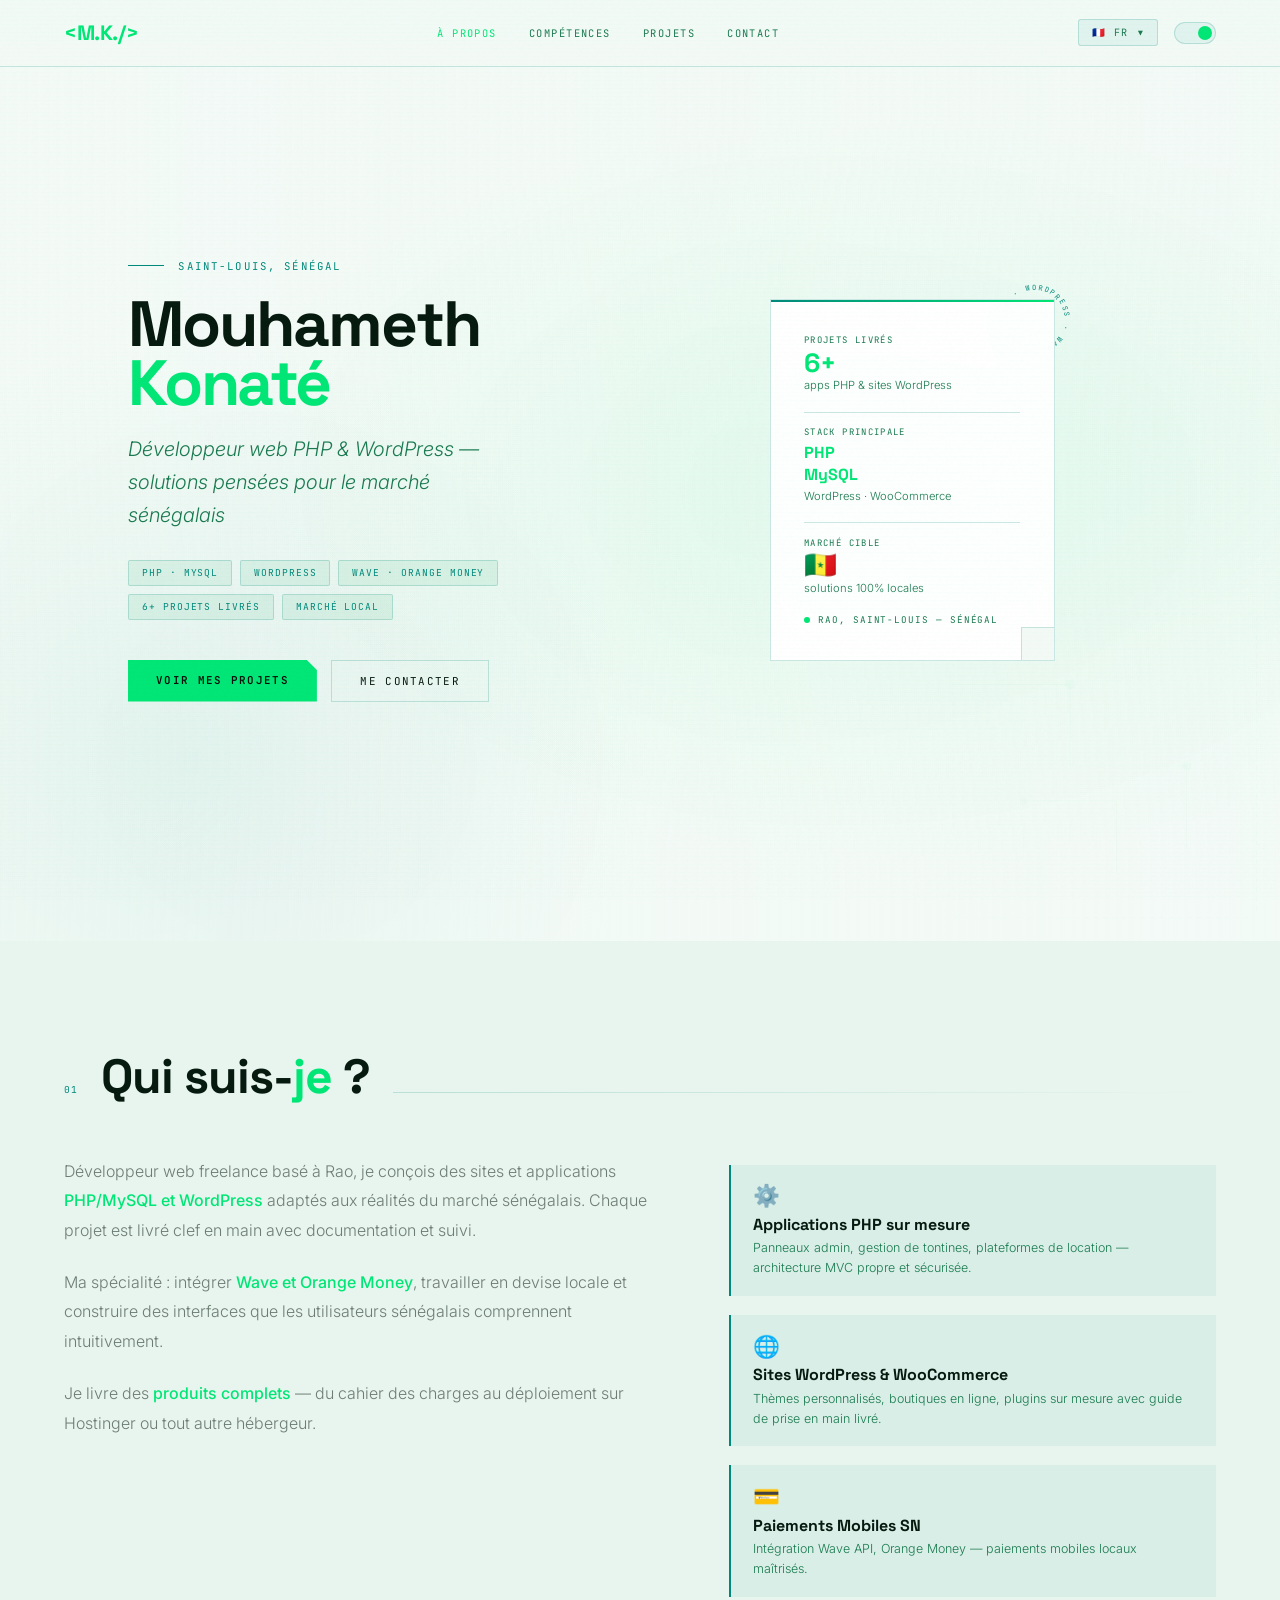
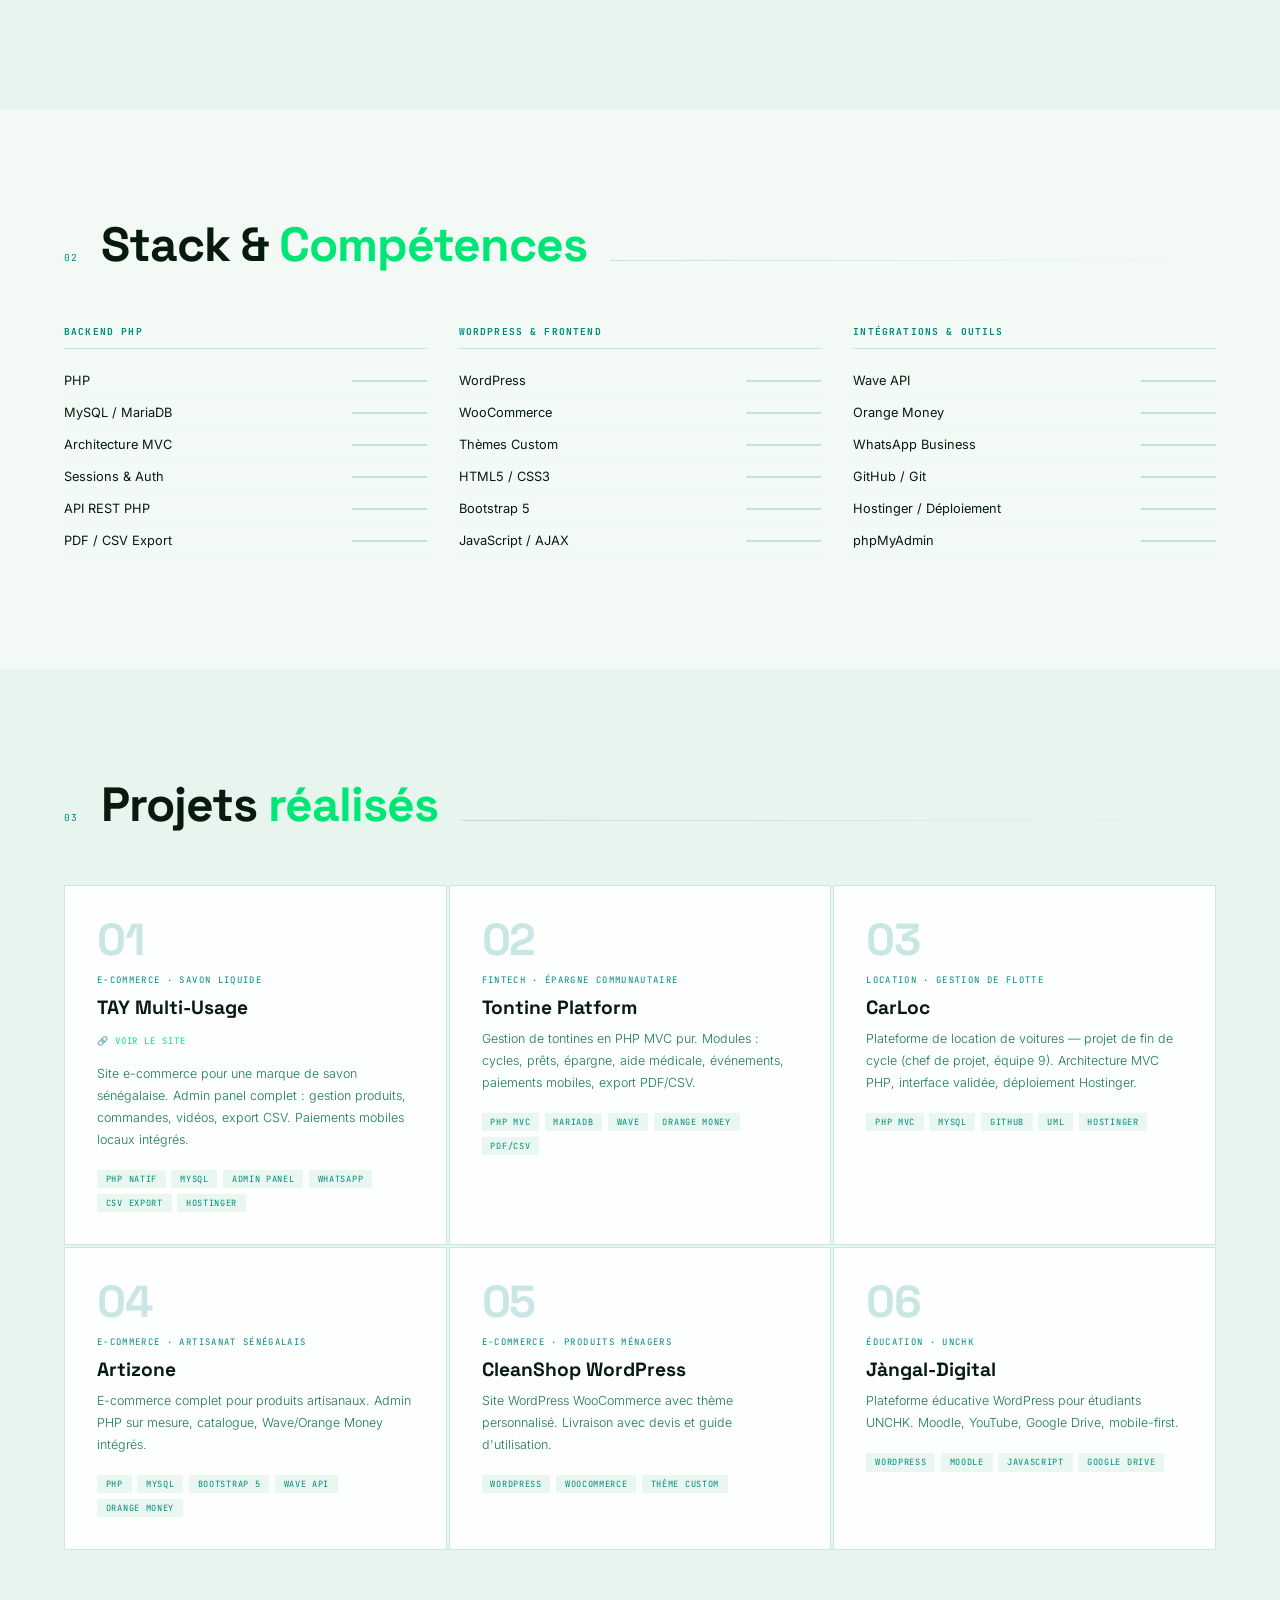
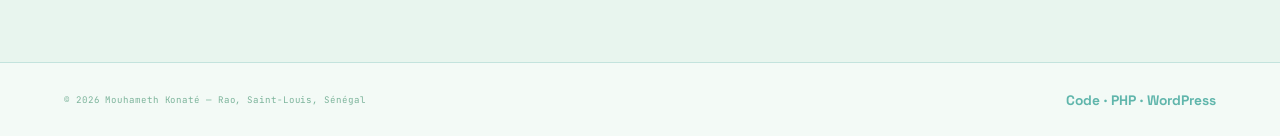
<file: index.html>
<!DOCTYPE html>
<html lang="fr" data-theme="dark" dir="ltr">
<head>
<meta charset="UTF-8">
<meta name="viewport" content="width=device-width, initial-scale=1.0">
<meta name="description" content="Mouhameth Konaté — Développeur web PHP & WordPress freelance à Saint-Louis, Sénégal. Spécialiste Wave, Orange Money, e-commerce et applications sur mesure.">
<meta name="keywords" content="développeur web Sénégal, PHP, WordPress, Wave, Orange Money, e-commerce, Saint-Louis, Rao, freelance">
<meta name="author" content="Mouhameth Konaté">
<meta name="robots" content="index, follow">
<meta property="og:type" content="website">
<meta property="og:title" content="Mouhameth Konaté — Développeur Web PHP & WordPress">
<meta property="og:description" content="Développeur web freelance à Saint-Louis, Sénégal. PHP, WordPress, Wave, Orange Money, solutions sur mesure pour le marché local.">
<meta property="og:url" content="https://konatemahmoud.github.io/Portfolio1">
<meta property="og:image" content="https://konatemahmoud.github.io/Portfolio1/img/og-image.jpg">
<meta name="twitter:card" content="summary_large_image">
<meta name="twitter:title" content="Mouhameth Konaté — Développeur Web PHP & WordPress">
<meta name="twitter:description" content="Développeur web freelance à Saint-Louis, Sénégal. PHP, WordPress, Wave, Orange Money.">
<link rel="alternate" hreflang="fr" href="https://konatemahmoud.github.io/Portfolio1/?lang=fr">
<link rel="alternate" hreflang="en" href="https://konatemahmoud.github.io/Portfolio1/?lang=en">
<link rel="alternate" hreflang="ar" href="https://konatemahmoud.github.io/Portfolio1/?lang=ar">
<link rel="alternate" hreflang="x-default" href="https://konatemahmoud.github.io/Portfolio1/">
<link rel="canonical" href="https://konatemahmoud.github.io/Portfolio1">
<link rel="icon" type="image/svg+xml" href="[data-uri]">
<title>Mouhameth Konaté — Développeur Web PHP &amp; WordPress | Saint-Louis, Sénégal</title>
<link rel="preconnect" href="https://fonts.googleapis.com">
<link rel="preconnect" href="https://fonts.gstatic.com" crossorigin>
<link href="https://fonts.googleapis.com/css2?family=Space+Grotesk:wght@400;500;600;700&family=JetBrains+Mono:ital,wght@0,300;0,400;0,500;1,300&family=Inter:wght@300;400;500;600&family=Noto+Sans+Arabic:wght@300;400;500;700&display=swap" rel="stylesheet">
<link rel="stylesheet" href="css/style.css">
<script type="application/ld+json">
{
  "@context": "https://schema.org",
  "@type": "Person",
  "name": "Mouhameth Konaté",
  "jobTitle": "Développeur Web PHP & WordPress",
  "url": "https://konatemahmoud.github.io/Portfolio1",
  "email": "mouhamethkonate0@gmail.com",
  "telephone": "+221785237967",
  "address": {
    "@type": "PostalAddress",
    "addressLocality": "Rao",
    "addressRegion": "Saint-Louis",
    "addressCountry": "SN"
  },
  "sameAs": ["https://linkedin.com/in/mouhameth-konate","https://github.com/konatemahmoud"],
  "knowsAbout": ["PHP","WordPress","MySQL","WooCommerce","Wave API","Orange Money"]
}
</script>
<style>
/* Page-specific: Hero */
.hero{min-height:100vh;display:grid;grid-template-columns:1fr 1fr;position:relative;overflow:hidden;padding-top:75px;}
.hero-bg{position:absolute;inset:0;background-size:cover;background-position:center top;background-repeat:no-repeat;}
.hero-bg::before{content:'';position:absolute;inset:0;background:linear-gradient(to right,rgba(5,15,10,0.88) 0%,rgba(5,15,10,0.6) 55%,rgba(5,15,10,0.82) 100%),var(--hero-grad);transition:background 0.4s;}
[data-theme="light"] .hero-bg::before{background:linear-gradient(to right,rgba(243,250,246,0.9) 0%,rgba(243,250,246,0.65) 55%,rgba(243,250,246,0.85) 100%),var(--hero-grad);}
.hero-bg-grad{position:absolute;inset:0;background:var(--hero-grad);pointer-events:none;}
.circuit{position:absolute;bottom:0;right:0;width:350px;height:350px;opacity:0.06;}
[data-theme="light"] .circuit{opacity:0.04;}
.hero-left{display:flex;flex-direction:column;justify-content:center;padding:5rem 4rem 4rem;position:relative;z-index:2;}
.hero-eyebrow{font-family:'JetBrains Mono',monospace;font-size:0.67rem;letter-spacing:0.2em;text-transform:uppercase;color:var(--accent2);margin-bottom:1.4rem;display:flex;align-items:center;gap:0.9rem;animation:fadeInLeft 0.8s 0.3s both;}
.hero-eyebrow::before{content:'';display:block;width:36px;height:1px;background:var(--accent2);}
.hero-name{font-family:'Space Grotesk',sans-serif;font-size:clamp(2.8rem,5vw,5.2rem);font-weight:900;line-height:0.92;letter-spacing:-0.03em;color:var(--text);animation:fadeInLeft 0.8s 0.5s both;}
.hero-name span{color:var(--accent);display:block;font-weight:800;letter-spacing:-0.04em;}
.hero-title{font-family:'Inter',sans-serif;font-size:clamp(0.9rem,1.7vw,1.25rem);font-weight:300;font-style:italic;color:var(--text-muted);margin:1.3rem 0 1.7rem;max-width:380px;line-height:1.65;animation:fadeInLeft 0.8s 0.65s both;}
.hero-tags{display:flex;flex-wrap:wrap;gap:0.5rem;margin-bottom:2.5rem;animation:fadeInLeft 0.8s 0.8s both;}
.tag{font-family:'JetBrains Mono',monospace;font-size:0.6rem;letter-spacing:0.1em;text-transform:uppercase;padding:0.35rem 0.8rem;border:1px solid var(--border);color:var(--accent2);border-radius:2px;background:var(--tag-bg);transition:all 0.3s;}
.tag:hover{background:var(--accent);color:#050F0A;}
.hero-cta{display:flex;gap:0.9rem;flex-wrap:wrap;animation:fadeInLeft 0.8s 0.95s both;}
.btn-primary{font-family:'JetBrains Mono',monospace;font-size:0.68rem;letter-spacing:0.12em;text-transform:uppercase;padding:0.8rem 1.75rem;background:var(--accent);color:#050F0A;border:none;cursor:pointer;text-decoration:none;font-weight:600;clip-path:polygon(0 0,calc(100% - 10px) 0,100% 10px,100% 100%,0 100%);transition:all 0.3s;}
.btn-primary:hover{background:var(--accent2);color:#D8F5E8;transform:translateY(-2px);}
.btn-outline{font-family:'JetBrains Mono',monospace;font-size:0.68rem;letter-spacing:0.12em;text-transform:uppercase;padding:0.8rem 1.75rem;background:transparent;color:var(--text);border:1px solid var(--border);cursor:pointer;text-decoration:none;transition:all 0.3s;}
.btn-outline:hover{border-color:var(--accent);color:var(--accent);}
.hero-right{display:flex;align-items:center;justify-content:center;position:relative;z-index:2;padding:5rem 4rem 4rem 2rem;animation:fadeInRight 0.8s 0.65s both;}
.hero-card{position:relative;width:285px;}
.floating-badge{position:absolute;top:-22px;right:-22px;width:84px;height:84px;animation:rotate 22s linear infinite;}
@keyframes rotate{from{transform:rotate(0deg);}to{transform:rotate(360deg);}}
.hero-card-inner{background:var(--card-bg);border:1px solid var(--border);padding:2.1rem;position:relative;overflow:hidden;backdrop-filter:blur(10px);transition:background 0.4s,border-color 0.4s;}
.hero-card-inner::before{content:'';position:absolute;top:0;left:0;width:100%;height:2px;background:linear-gradient(90deg,var(--accent2),var(--accent));}
.hero-card-corner{position:absolute;bottom:-1px;right:-1px;width:34px;height:34px;border-left:1px solid var(--border);border-top:1px solid var(--border);background:var(--bg);transition:background 0.4s;}
.stat-row{margin-bottom:1.2rem;}
.stat-label{font-family:'JetBrains Mono',monospace;font-size:0.56rem;letter-spacing:0.15em;text-transform:uppercase;color:var(--text-muted);margin-bottom:0.22rem;}
.stat-value{font-family:'Space Grotesk',sans-serif;font-size:1.65rem;font-weight:700;color:var(--accent);line-height:1;}
.stat-sub{font-size:0.7rem;color:var(--text-muted);margin-top:0.15rem;font-weight:300;}
.divider{height:1px;background:var(--border);margin:0.85rem 0;}
.location-tag{display:flex;align-items:center;gap:0.5rem;font-family:'JetBrains Mono',monospace;font-size:0.58rem;letter-spacing:0.1em;text-transform:uppercase;color:var(--text-muted);margin-top:1.2rem;}
.dot{width:6px;height:6px;background:var(--accent);border-radius:50%;animation:pulse 2s infinite;}
@keyframes pulse{0%,100%{opacity:1;}50%{opacity:0.3;}}
@media(max-width:900px){
  .hero{grid-template-columns:1fr;}
  .hero-left{padding:6rem 1.5rem 2rem;}
  .hero-right{display:none;}
}
</style>
</head>
<body>
<div class="bg-glow"></div>
<div class="bg-glow2"></div>
  <!-- SKIP LINK -->
  <a href="#main-content" class="skip-link">Aller au contenu principal</a>
  <!-- SCROLL PROGRESS -->
  <div id="scrollProgress" role="progressbar" aria-label="Progression de lecture"></div>

  <!-- SWITCH BANNER -->
  <div class="switch-banner">
    <span class="switch-text" data-i18n="switch_text">Portfolio Développeur Web</span>
    <a href="portfolio-complet.html" class="switch-link" data-i18n="switch_link">→ Portfolio Complet</a>
  </div>

  <!-- MOBILE NAV DRAWER -->
  <div class="nav-drawer" id="navDrawer" role="dialog" aria-modal="true" aria-label="Menu navigation">
    <button class="nav-drawer-close" id="drawerClose" aria-label="Fermer le menu">✕ Fermer</button>
    <a href="index.html#about"       data-i18n="nav_about"    onclick="closeDrawer()">À propos</a>
    <a href="index.html#competences" data-i18n="nav_skills"   onclick="closeDrawer()">Compétences</a>
    <a href="index.html#projets"     data-i18n="nav_projects" onclick="closeDrawer()">Projets</a>
    <a href="contact.html"           data-i18n="nav_contact"  onclick="closeDrawer()">Contact</a>
  </div>

  <!-- NAV -->
  <nav role="navigation" aria-label="Navigation principale">
    <a href="index.html" class="nav-logo" aria-label="Accueil Mouhameth Konaté">&lt;M.K./&gt;</a>
    <div class="nav-center">
      <a href="index.html#about"       data-i18n="nav_about"    class="active">À propos</a>
      <a href="index.html#competences" data-i18n="nav_skills"   >Compétences</a>
      <a href="index.html#projets"     data-i18n="nav_projects" >Projets</a>
      <a href="contact.html"           data-i18n="nav_contact"  >Contact</a>
    </div>
    <div class="nav-right">
      <div class="lang-dropdown" id="langDropdown">
        <div class="lang-btn" id="langBtn" role="button" aria-expanded="false" aria-haspopup="listbox" tabindex="0">
          <span class="flag" id="currentFlag">🇫🇷</span>
          <span id="currentLangLabel">FR</span>
          <span class="chevron" aria-hidden="true">▼</span>
        </div>
        <div class="lang-menu" id="langMenu" role="listbox" aria-label="Choisir la langue">
          <div class="lang-option active" data-lang="fr" role="option"><span class="flag">🇫🇷</span><span class="lang-name">FR</span><span class="lang-native">Français</span></div>
          <div class="lang-option" data-lang="en" role="option"><span class="flag">🇬🇧</span><span class="lang-name">EN</span><span class="lang-native">English</span></div>
          <div class="lang-option" data-lang="ar" role="option"><span class="flag">🇸🇦</span><span class="lang-name">AR</span><span class="lang-native">العربية</span></div>
        </div>
      </div>
      <button class="theme-btn" id="themeToggle" aria-label="Basculer le thème clair/sombre"></button>
      <button class="hamburger" id="hamburger" aria-label="Ouvrir le menu" aria-expanded="false">
        <span></span><span></span><span></span>
      </button>
    </div>
  </nav>

<main id="main-content">

<!-- HERO -->
<section class="hero" aria-label="Introduction">
  <div class="hero-bg"></div>
  <div class="hero-bg-grad"></div>
  <svg class="circuit" viewBox="0 0 300 300" fill="none" aria-hidden="true" focusable="false">
    <rect x="20" y="20" width="260" height="260" rx="4" stroke="#00E676" stroke-width="0.5" stroke-dasharray="4 4"/>
    <line x1="20" y1="80" x2="120" y2="80" stroke="#00E676" stroke-width="0.5"/>
    <circle cx="120" cy="80" r="4" fill="#00E676" opacity="0.6"/>
    <line x1="120" y1="80" x2="120" y2="150" stroke="#00E676" stroke-width="0.5"/>
    <line x1="120" y1="150" x2="220" y2="150" stroke="#00E676" stroke-width="0.5"/>
    <circle cx="220" cy="150" r="4" fill="#00E676" opacity="0.6"/>
    <line x1="220" y1="150" x2="220" y2="220" stroke="#00E676" stroke-width="0.5"/>
    <line x1="80" y1="180" x2="160" y2="180" stroke="#00E676" stroke-width="0.5"/>
    <circle cx="80" cy="180" r="3" fill="#00897B" opacity="0.5"/>
    <line x1="160" y1="180" x2="160" y2="240" stroke="#00E676" stroke-width="0.5"/>
    <rect x="140" y="50" width="40" height="24" rx="2" stroke="#00897B" stroke-width="0.5" opacity="0.4"/>
    <rect x="50" y="200" width="30" height="30" rx="2" stroke="#00897B" stroke-width="0.5" opacity="0.4"/>
    <circle cx="250" cy="60" r="15" stroke="#00E676" stroke-width="0.5" opacity="0.3"/>
    <circle cx="250" cy="60" r="7" stroke="#00E676" stroke-width="0.5" opacity="0.5"/>
  </svg>
  <div class="hero-left">
    <div class="hero-eyebrow" data-i18n="hero_location">Saint-Louis, Sénégal</div>
    <h1 class="hero-name">Mouhameth<span>Konaté</span></h1>
    <p class="hero-title" data-i18n="hero_subtitle">Développeur web PHP &amp; WordPress — solutions pensées pour le marché sénégalais</p>
    <div class="hero-tags" role="list">
      <span class="tag" role="listitem">PHP · MySQL</span>
      <span class="tag" role="listitem">WordPress</span>
      <span class="tag" role="listitem">Wave · Orange Money</span>
      <span class="tag" role="listitem" data-i18n="tag_exp">6+ projets livrés</span>
      <span class="tag" role="listitem">Marché local</span>
    </div>
    <div class="hero-cta">
      <a href="#projets" class="btn-primary" data-i18n="cta_projects">Voir mes projets</a>
      <a href="contact.html" class="btn-outline" data-i18n="cta_contact">Me contacter</a>
    </div>
  </div>
  <div class="hero-right" aria-hidden="true">
    <div class="hero-card">
      <svg class="floating-badge" viewBox="0 0 100 100" aria-hidden="true">
        <path id="cp" d="M50,50 m-35,0 a35,35 0 1,1 70,0 a35,35 0 1,1 -70,0" fill="none"/>
        <text font-family="JetBrains Mono,monospace" font-size="8.5" fill="#00897B" letter-spacing="2.5">
          <textPath href="#cp">PHP · WORDPRESS · WAVE · BUILD · </textPath>
        </text>
        <circle cx="50" cy="50" r="4" fill="#00E676"/>
      </svg>
      <div class="hero-card-inner">
        <div class="stat-row">
          <div class="stat-label" data-i18n="card_proj_label">Projets livrés</div>
          <div class="stat-value">6+</div>
          <div class="stat-sub" data-i18n="card_proj_sub">apps PHP &amp; sites WordPress</div>
        </div>
        <div class="divider"></div>
        <div class="stat-row">
          <div class="stat-label" data-i18n="card_stack_label">Stack principale</div>
          <div class="stat-value" style="font-size:1rem;line-height:1.4;">PHP<br>MySQL</div>
          <div class="stat-sub">WordPress · WooCommerce</div>
        </div>
        <div class="divider"></div>
        <div class="stat-row">
          <div class="stat-label" data-i18n="card_market_label">Marché cible</div>
          <div class="stat-value">🇸🇳</div>
          <div class="stat-sub" data-i18n="card_market_sub">solutions 100% locales</div>
        </div>
        <div class="location-tag">
          <span class="dot" aria-hidden="true"></span>
          <span data-i18n="location">Rao, Saint-Louis — Sénégal</span>
        </div>
        <div class="hero-card-corner" aria-hidden="true"></div>
      </div>
    </div>
  </div>
</section>

<!-- ABOUT -->
<section class="about" id="about" aria-labelledby="about-title">
  <div class="section-header">
    <span class="section-num" aria-hidden="true">01</span>
    <h2 class="section-title" id="about-title"><span data-i18n="about_t1">Qui suis-</span><em data-i18n="about_t2">je</em> ?</h2>
    <div class="section-line" aria-hidden="true"></div>
  </div>
  <div class="about-grid">
    <div class="about-text fade-up">
      <p data-i18n="about_p1">Développeur web freelance basé à Rao, je conçois des sites et applications <strong>PHP/MySQL et WordPress</strong> adaptés aux réalités du marché sénégalais.</p>
      <p data-i18n="about_p2">Ma spécialité : intégrer <strong>Wave et Orange Money</strong>, travailler en devise locale et construire des interfaces que les utilisateurs sénégalais comprennent intuitivement.</p>
      <p data-i18n="about_p3">Je livre des <strong>produits complets</strong> — du cahier des charges au déploiement sur Hostinger ou tout autre hébergeur.</p>
    </div>
    <div class="about-domains fade-up">
      <article class="domain-card">
        <div class="domain-icon" aria-hidden="true">⚙️</div>
        <h3 class="domain-title" data-i18n="d1_title">Applications PHP sur mesure</h3>
        <p class="domain-desc" data-i18n="d1_desc">Panneaux admin, gestion de tontines, plateformes de location — architecture MVC propre et sécurisée.</p>
      </article>
      <article class="domain-card">
        <div class="domain-icon" aria-hidden="true">🌐</div>
        <h3 class="domain-title" data-i18n="d2_title">Sites WordPress &amp; WooCommerce</h3>
        <p class="domain-desc" data-i18n="d2_desc">Thèmes personnalisés, boutiques en ligne, plugins sur mesure avec guide de prise en main livré.</p>
      </article>
      <article class="domain-card">
        <div class="domain-icon" aria-hidden="true">💳</div>
        <h3 class="domain-title" data-i18n="d3_title">Paiements Mobiles SN</h3>
        <p class="domain-desc" data-i18n="d3_desc">Intégration Wave API, Orange Money — paiements mobiles locaux maîtrisés.</p>
      </article>
    </div>
  </div>
</section>

<!-- COMPÉTENCES -->
<section id="competences" aria-labelledby="skills-title">
  <div class="section-header">
    <span class="section-num" aria-hidden="true">02</span>
    <h2 class="section-title" id="skills-title"><span data-i18n="sk_t1">Stack &amp; </span><em data-i18n="sk_t2">Compétences</em></h2>
    <div class="section-line" aria-hidden="true"></div>
  </div>
  <div class="skills-grid">
    <div class="skill-group fade-up">
      <h3 class="skill-group-title" data-i18n="sk_g1">Backend PHP</h3>
      <div class="skill-item"><span class="skill-name">PHP</span><div class="skill-bar" role="progressbar" aria-valuenow="92" aria-valuemin="0" aria-valuemax="100" aria-label="PHP 92%"><div class="skill-fill" data-w="0.92"></div></div></div>
      <div class="skill-item"><span class="skill-name">MySQL / MariaDB</span><div class="skill-bar" role="progressbar" aria-valuenow="88" aria-valuemin="0" aria-valuemax="100" aria-label="MySQL 88%"><div class="skill-fill" data-w="0.88"></div></div></div>
      <div class="skill-item"><span class="skill-name">Architecture MVC</span><div class="skill-bar" role="progressbar" aria-valuenow="85" aria-valuemin="0" aria-valuemax="100" aria-label="MVC 85%"><div class="skill-fill" data-w="0.85"></div></div></div>
      <div class="skill-item"><span class="skill-name">Sessions &amp; Auth</span><div class="skill-bar" role="progressbar" aria-valuenow="82" aria-valuemin="0" aria-valuemax="100" aria-label="Auth 82%"><div class="skill-fill" data-w="0.82"></div></div></div>
      <div class="skill-item"><span class="skill-name">API REST PHP</span><div class="skill-bar" role="progressbar" aria-valuenow="78" aria-valuemin="0" aria-valuemax="100" aria-label="API REST 78%"><div class="skill-fill" data-w="0.78"></div></div></div>
      <div class="skill-item"><span class="skill-name">PDF / CSV Export</span><div class="skill-bar" role="progressbar" aria-valuenow="80" aria-valuemin="0" aria-valuemax="100" aria-label="Export 80%"><div class="skill-fill" data-w="0.80"></div></div></div>
    </div>
    <div class="skill-group fade-up">
      <h3 class="skill-group-title" data-i18n="sk_g2">WordPress &amp; Frontend</h3>
      <div class="skill-item"><span class="skill-name">WordPress</span><div class="skill-bar" role="progressbar" aria-valuenow="88" aria-label="WordPress 88%"><div class="skill-fill" data-w="0.88"></div></div></div>
      <div class="skill-item"><span class="skill-name">WooCommerce</span><div class="skill-bar" role="progressbar" aria-valuenow="82" aria-label="WooCommerce 82%"><div class="skill-fill" data-w="0.82"></div></div></div>
      <div class="skill-item"><span class="skill-name">Thèmes Custom</span><div class="skill-bar" role="progressbar" aria-valuenow="80" aria-label="Thèmes 80%"><div class="skill-fill" data-w="0.80"></div></div></div>
      <div class="skill-item"><span class="skill-name">HTML5 / CSS3</span><div class="skill-bar" role="progressbar" aria-valuenow="92" aria-label="HTML/CSS 92%"><div class="skill-fill" data-w="0.92"></div></div></div>
      <div class="skill-item"><span class="skill-name">Bootstrap 5</span><div class="skill-bar" role="progressbar" aria-valuenow="88" aria-label="Bootstrap 88%"><div class="skill-fill" data-w="0.88"></div></div></div>
      <div class="skill-item"><span class="skill-name">JavaScript / AJAX</span><div class="skill-bar" role="progressbar" aria-valuenow="78" aria-label="JS 78%"><div class="skill-fill" data-w="0.78"></div></div></div>
    </div>
    <div class="skill-group fade-up">
      <h3 class="skill-group-title" data-i18n="sk_g3">Intégrations &amp; Outils</h3>
      <div class="skill-item"><span class="skill-name">Wave API</span><div class="skill-bar" role="progressbar" aria-valuenow="85" aria-label="Wave 85%"><div class="skill-fill" data-w="0.85"></div></div></div>
      <div class="skill-item"><span class="skill-name">Orange Money</span><div class="skill-bar" role="progressbar" aria-valuenow="82" aria-label="Orange Money 82%"><div class="skill-fill" data-w="0.82"></div></div></div>
      <div class="skill-item"><span class="skill-name">WhatsApp Business</span><div class="skill-bar" role="progressbar" aria-valuenow="80" aria-label="WhatsApp 80%"><div class="skill-fill" data-w="0.80"></div></div></div>
      <div class="skill-item"><span class="skill-name">GitHub / Git</span><div class="skill-bar" role="progressbar" aria-valuenow="78" aria-label="Git 78%"><div class="skill-fill" data-w="0.78"></div></div></div>
      <div class="skill-item"><span class="skill-name" data-i18n="sk_deploy">Hostinger / Déploiement</span><div class="skill-bar" role="progressbar" aria-valuenow="82" aria-label="Déploiement 82%"><div class="skill-fill" data-w="0.82"></div></div></div>
      <div class="skill-item"><span class="skill-name">phpMyAdmin</span><div class="skill-bar" role="progressbar" aria-valuenow="85" aria-label="phpMyAdmin 85%"><div class="skill-fill" data-w="0.85"></div></div></div>
    </div>
  </div>
</section>

<!-- PROJETS -->
<section class="projects" id="projets" aria-labelledby="projects-title">
  <div class="section-header">
    <span class="section-num" aria-hidden="true">03</span>
    <h2 class="section-title" id="projects-title"><span data-i18n="pr_t1">Projets </span><em data-i18n="pr_t2">réalisés</em></h2>
    <div class="section-line" aria-hidden="true"></div>
  </div>
  <div class="projects-grid">
    <article class="project-card fade-up">
      <div class="project-number" aria-hidden="true">01</div>
      <div class="project-category" data-i18n="p1_cat">E-commerce · Savon liquide</div>
      <h3 class="project-title">TAY Multi-Usage</h3>
      <a href="https://tay-multiusage.store" target="_blank" rel="noopener noreferrer" class="project-live" aria-label="Voir TAY Multi-Usage en ligne">🔗 Voir le site</a>
      <p class="project-desc" data-i18n="p1_desc">Site e-commerce pour une marque de savon sénégalaise. Admin panel complet, paiements mobiles locaux intégrés.</p>
      <div class="project-stack">
        <span class="stack-tag">PHP natif</span><span class="stack-tag">MySQL</span>
        <span class="stack-tag">Admin Panel</span><span class="stack-tag">WhatsApp</span>
        <span class="stack-tag">CSV Export</span><span class="stack-tag">Hostinger</span>
      </div>
    </article>
    <article class="project-card fade-up">
      <div class="project-number" aria-hidden="true">02</div>
      <div class="project-category" data-i18n="p2_cat">Fintech · Épargne communautaire</div>
      <h3 class="project-title">Tontine Platform</h3>
      <p class="project-desc" data-i18n="p2_desc">Gestion de tontines en PHP MVC pur. Modules : cycles, prêts, épargne, aide médicale, paiements mobiles.</p>
      <div class="project-stack">
        <span class="stack-tag">PHP MVC</span><span class="stack-tag">MariaDB</span>
        <span class="stack-tag">Wave</span><span class="stack-tag">Orange Money</span>
        <span class="stack-tag">PDF/CSV</span>
      </div>
    </article>
    <article class="project-card fade-up">
      <div class="project-number" aria-hidden="true">03</div>
      <div class="project-category" data-i18n="p3_cat">Location · Gestion de flotte</div>
      <h3 class="project-title">CarLoc</h3>
      <p class="project-desc" data-i18n="p3_desc">Plateforme de location de voitures — fin de cycle (chef de projet, équipe 9). Architecture MVC PHP, interface validée.</p>
      <div class="project-stack">
        <span class="stack-tag">PHP MVC</span><span class="stack-tag">MySQL</span>
        <span class="stack-tag">GitHub</span><span class="stack-tag">UML</span>
        <span class="stack-tag">Hostinger</span>
      </div>
    </article>
    <article class="project-card fade-up">
      <div class="project-number" aria-hidden="true">04</div>
      <div class="project-category" data-i18n="p4_cat">E-commerce · Artisanat sénégalais</div>
      <h3 class="project-title">Artizone</h3>
      <p class="project-desc" data-i18n="p4_desc">E-commerce complet pour produits artisanaux. Admin PHP sur mesure, catalogue, Wave/Orange Money.</p>
      <div class="project-stack">
        <span class="stack-tag">PHP</span><span class="stack-tag">MySQL</span>
        <span class="stack-tag">Bootstrap 5</span><span class="stack-tag">Wave API</span>
        <span class="stack-tag">Orange Money</span>
      </div>
    </article>
    <article class="project-card fade-up">
      <div class="project-number" aria-hidden="true">05</div>
      <div class="project-category" data-i18n="p5_cat">E-commerce · Produits ménagers</div>
      <h3 class="project-title">CleanShop WordPress</h3>
      <p class="project-desc" data-i18n="p5_desc">Site WordPress WooCommerce avec thème personnalisé. Livraison avec devis et guide d'utilisation.</p>
      <div class="project-stack">
        <span class="stack-tag">WordPress</span><span class="stack-tag">WooCommerce</span>
        <span class="stack-tag">Thème Custom</span>
      </div>
    </article>
    <article class="project-card fade-up">
      <div class="project-number" aria-hidden="true">06</div>
      <div class="project-category" data-i18n="p6_cat">Éducation · UNCHK</div>
      <h3 class="project-title">Jàngal-Digital</h3>
      <p class="project-desc" data-i18n="p6_desc">Plateforme éducative WordPress pour étudiants UNCHK. Moodle, YouTube, Google Drive, mobile-first.</p>
      <div class="project-stack">
        <span class="stack-tag">WordPress</span><span class="stack-tag">Moodle</span>
        <span class="stack-tag">JavaScript</span><span class="stack-tag">Google Drive</span>
      </div>
    </article>
  </div>
</section>

</main>

<footer role="contentinfo">
  <span class="footer-copy">© 2026 Mouhameth Konaté — Rao, Saint-Louis, Sénégal</span>
  <span class="footer-sig" data-i18n="footer_sig">Code · PHP · WordPress</span>
</footer>

<!-- BACK TO TOP -->
<button id="backTop" aria-label="Retour en haut de page" data-i18n="back_top">↑ Haut</button>
<script>window.QR_FALLBACK_URI="[data-uri]";</script>
<script src="js/translations.js" defer></script>
<script src="js/app.js" defer></script>
</body>
</html>
</file>
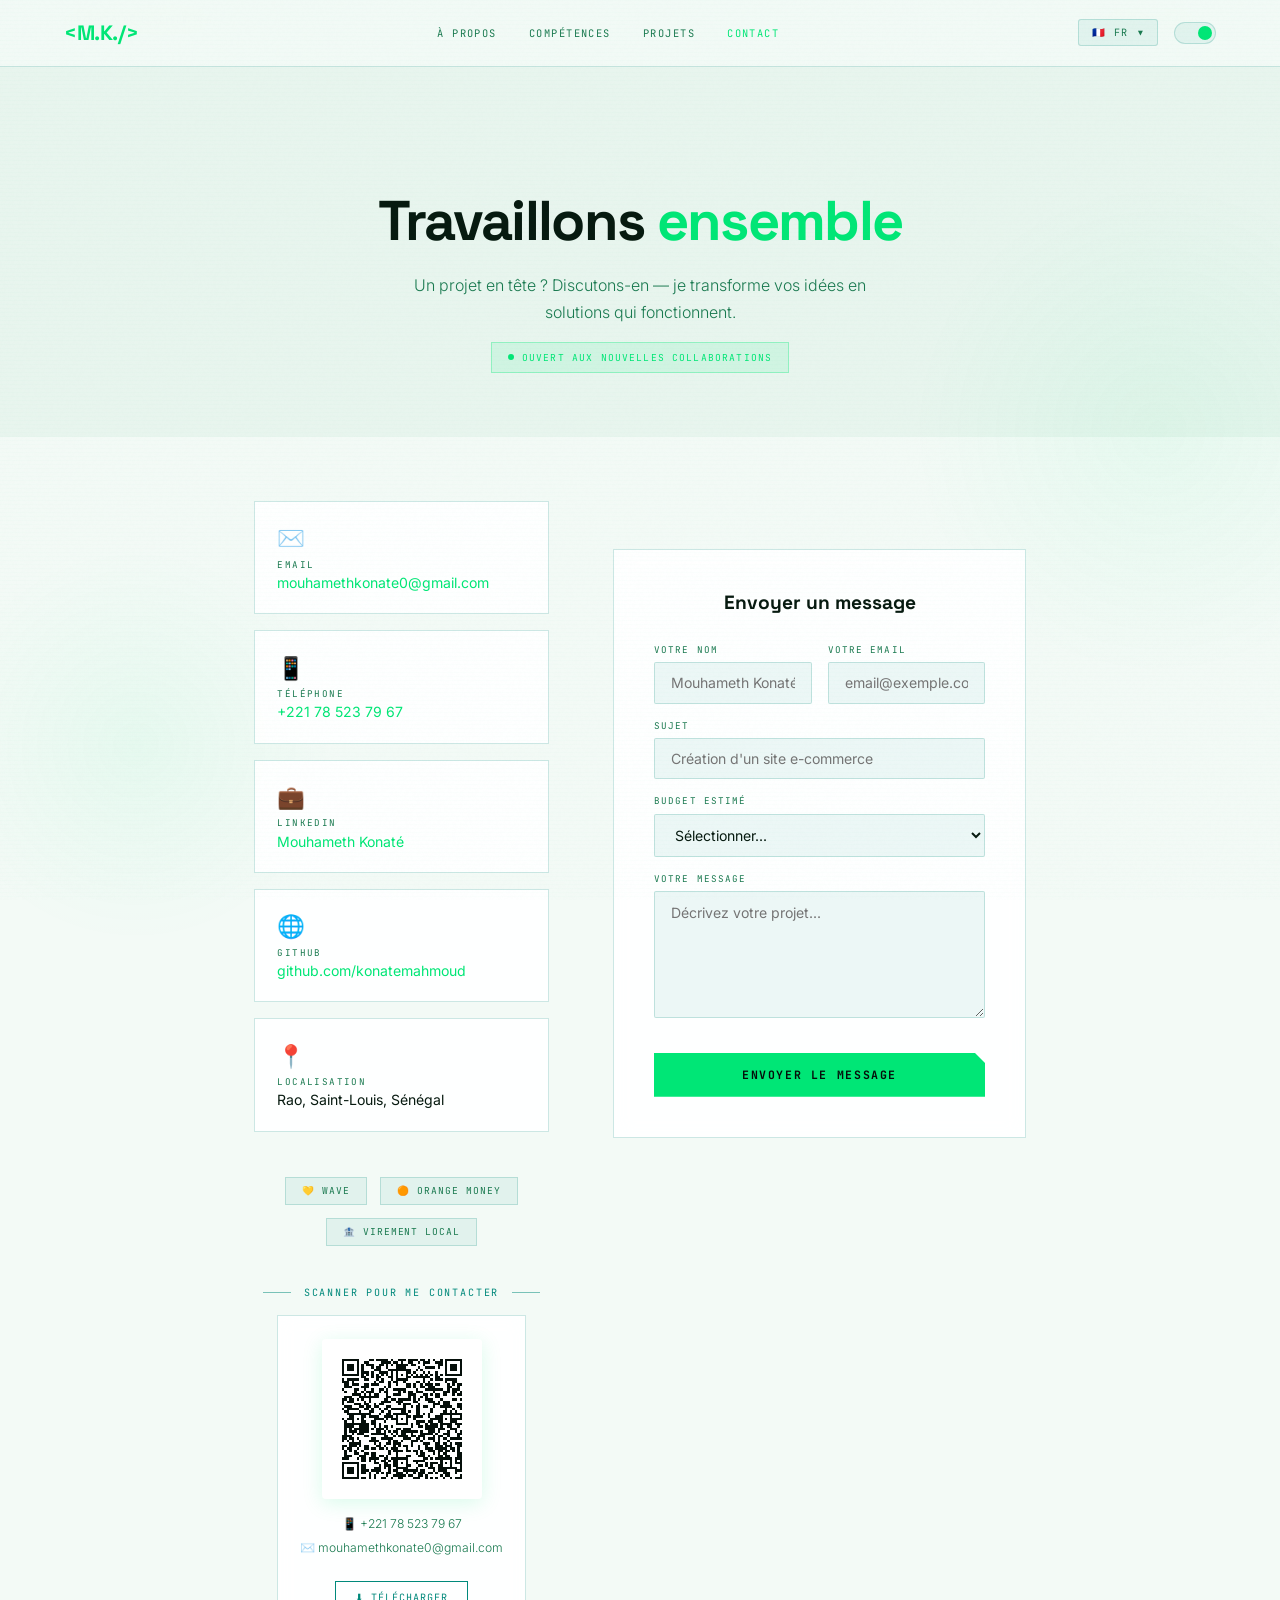
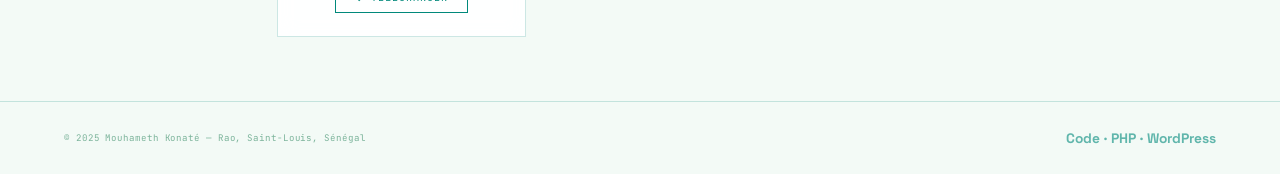
<file: contact.html>
<!DOCTYPE html>
<html lang="fr" data-theme="dark" dir="ltr">
<head>
<meta charset="UTF-8">
<meta name="viewport" content="width=device-width, initial-scale=1.0">
<meta name="description" content="Contactez Mouhameth Konaté — Développeur web PHP & WordPress à Saint-Louis, Sénégal. Formulaire de contact, email, téléphone, WhatsApp, Wave.">
<meta name="author" content="Mouhameth Konaté">
<meta name="robots" content="index, follow">
<meta property="og:type" content="website">
<meta property="og:title" content="Contact — Mouhameth Konaté">
<meta property="og:description" content="Contactez Mouhameth Konaté, développeur web PHP & WordPress à Saint-Louis, Sénégal.">
<meta property="og:url" content="https://konatemahmoud.github.io/Portfolio1/contact.html">
<link rel="alternate" hreflang="fr" href="https://konatemahmoud.github.io/Portfolio1/contact.html?lang=fr">
<link rel="alternate" hreflang="en" href="https://konatemahmoud.github.io/Portfolio1/contact.html?lang=en">
<link rel="alternate" hreflang="ar" href="https://konatemahmoud.github.io/Portfolio1/contact.html?lang=ar">
<link rel="alternate" hreflang="x-default" href="https://konatemahmoud.github.io/Portfolio1/contact.html">
<link rel="canonical" href="https://konatemahmoud.github.io/Portfolio1/contact.html">
<link rel="icon" type="image/svg+xml" href="[data-uri]">
<title>Contact — Mouhameth Konaté | Développeur Web PHP &amp; WordPress</title>
<link rel="preconnect" href="https://fonts.googleapis.com">
<link rel="preconnect" href="https://fonts.gstatic.com" crossorigin>
<link href="https://fonts.googleapis.com/css2?family=Space+Grotesk:wght@400;500;600;700&family=JetBrains+Mono:ital,wght@0,300;0,400;0,500;1,300&family=Inter:wght@300;400;500;600&family=Noto+Sans+Arabic:wght@300;400;500;700&display=swap" rel="stylesheet">
<link rel="stylesheet" href="css/style.css">
<script type="application/ld+json">
{
  "@context": "https://schema.org",
  "@type": "Person",
  "name": "Mouhameth Konaté",
  "jobTitle": "Développeur Web PHP & WordPress",
  "url": "https://konatemahmoud.github.io/Portfolio1",
  "email": "mouhamethkonate0@gmail.com",
  "telephone": "+221785237967",
  "address": {"@type": "PostalAddress","addressLocality": "Rao","addressRegion": "Saint-Louis","addressCountry": "SN"},
  "sameAs": ["https://linkedin.com/in/mouhameth-konate","https://github.com/konatemahmoud"]
}
</script>
<style>
.contact-hero{padding:9rem 4rem 4rem;background:var(--bg-alt);text-align:center;}
.contact-hero h1{font-family:'Space Grotesk',sans-serif;font-size:clamp(2rem,5vw,3.5rem);font-weight:900;color:var(--text);letter-spacing:-0.03em;margin-bottom:1rem;}
.contact-hero h1 em{color:var(--accent);font-style:normal;font-weight:700;}
.contact-hero p{font-family:'Inter',sans-serif;font-size:1rem;color:var(--text-muted);max-width:500px;margin:0 auto;line-height:1.7;font-weight:300;}
.contact-body{padding:4rem;max-width:900px;margin:0 auto;}
.contact-two-col{display:grid;grid-template-columns:1fr 1.4fr;gap:4rem;align-items:start;}
.contact-info{display:flex;flex-direction:column;gap:1rem;}
.info-card{background:var(--card-bg);border:1px solid var(--border);padding:1.4rem;transition:border-color 0.3s;}
.info-card:hover{border-color:var(--accent);}
.info-icon{font-size:1.4rem;margin-bottom:0.4rem;}
.info-label{font-family:'JetBrains Mono',monospace;font-size:0.58rem;letter-spacing:0.15em;text-transform:uppercase;color:var(--text-muted);margin-bottom:0.2rem;}
.info-value{font-size:0.88rem;color:var(--text);font-weight:400;}
.info-value a{color:var(--accent);text-decoration:none;}
.info-value a:hover{text-decoration:underline;}
.avail-badge{display:inline-flex;align-items:center;gap:0.5rem;margin-top:1rem;padding:0.5rem 1rem;background:rgba(0,230,118,0.1);border:1px solid rgba(0,230,118,0.3);font-family:'JetBrains Mono',monospace;font-size:0.6rem;letter-spacing:0.12em;text-transform:uppercase;color:var(--accent);}
.avail-dot{width:6px;height:6px;border-radius:50%;background:var(--accent);animation:pulse 2s infinite;}
@keyframes pulse{0%,100%{opacity:1;}50%{opacity:0.3;}}
@media(max-width:900px){
  .contact-hero{padding:8rem 1.5rem 3rem;}
  .contact-body{padding:2rem 1.5rem;}
  .contact-two-col{grid-template-columns:1fr;gap:2.5rem;}
}
</style>
</head>
<body>
<div class="bg-glow"></div>
<div class="bg-glow2"></div>

  <!-- SKIP LINK -->
  <a href="#main-content" class="skip-link">Aller au contenu principal</a>
  <div id="scrollProgress" role="progressbar" aria-label="Progression"></div>

  <!-- SWITCH BANNER -->
  <div class="switch-banner">
    <span class="switch-text" data-i18n="switch_text">Portfolio Développeur Web</span>
    <a href="portfolio-complet.html" class="switch-link" data-i18n="switch_link">→ Portfolio Complet</a>
  </div>

  <!-- MOBILE NAV DRAWER -->
  <div class="nav-drawer" id="navDrawer" role="dialog" aria-modal="true" aria-label="Menu navigation">
    <button class="nav-drawer-close" id="drawerClose" aria-label="Fermer">✕ Fermer</button>
    <a href="index.html#about"       data-i18n="nav_about"    onclick="closeDrawer()">À propos</a>
    <a href="index.html#competences" data-i18n="nav_skills"   onclick="closeDrawer()">Compétences</a>
    <a href="index.html#projets"     data-i18n="nav_projects" onclick="closeDrawer()">Projets</a>
    <a href="contact.html"           data-i18n="nav_contact"  onclick="closeDrawer()">Contact</a>
  </div>

  <!-- NAV -->
  <nav role="navigation" aria-label="Navigation principale">
    <a href="index.html" class="nav-logo" aria-label="Accueil">&lt;M.K./&gt;</a>
    <div class="nav-center">
      <a href="index.html#about"       data-i18n="nav_about">À propos</a>
      <a href="index.html#competences" data-i18n="nav_skills">Compétences</a>
      <a href="index.html#projets"     data-i18n="nav_projects">Projets</a>
      <a href="contact.html"           data-i18n="nav_contact" class="active">Contact</a>
    </div>
    <div class="nav-right">
      <div class="lang-dropdown" id="langDropdown">
        <div class="lang-btn" id="langBtn" role="button" tabindex="0" aria-expanded="false">
          <span class="flag" id="currentFlag">🇫🇷</span>
          <span id="currentLangLabel">FR</span>
          <span class="chevron" aria-hidden="true">▼</span>
        </div>
        <div class="lang-menu" id="langMenu" role="listbox">
          <div class="lang-option active" data-lang="fr" role="option"><span class="flag">🇫🇷</span><span class="lang-name">FR</span><span class="lang-native">Français</span></div>
          <div class="lang-option" data-lang="en" role="option"><span class="flag">🇬🇧</span><span class="lang-name">EN</span><span class="lang-native">English</span></div>
          <div class="lang-option" data-lang="ar" role="option"><span class="flag">🇸🇦</span><span class="lang-name">AR</span><span class="lang-native">العربية</span></div>
        </div>
      </div>
      <button class="theme-btn" id="themeToggle" aria-label="Basculer thème"></button>
      <button class="hamburger" id="hamburger" aria-label="Menu" aria-expanded="false">
        <span></span><span></span><span></span>
      </button>
    </div>
  </nav>

<main id="main-content">

  <!-- HERO CONTACT -->
  <div class="contact-hero">
    <h1><span data-i18n="ct_t1">Travaillons </span><em data-i18n="ct_t2">ensemble</em></h1>
    <p data-i18n="ct_intro">Un projet en tête ? Discutons-en — je transforme vos idées en solutions qui fonctionnent.</p>
    <div class="avail-badge">
      <span class="avail-dot" aria-hidden="true"></span>
      <span data-i18n="avail_text">Ouvert aux nouvelles collaborations</span>
    </div>
  </div>

  <!-- CONTACT BODY -->
  <div class="contact-body">
    <div class="contact-two-col">

      <!-- LEFT: Info cards -->
      <div class="contact-info fade-up">
        <article class="info-card">
          <div class="info-icon" aria-hidden="true">✉️</div>
          <div class="info-label" data-i18n="ct_email">Email</div>
          <div class="info-value"><a href="mailto:mouhamethkonate0@gmail.com">mouhamethkonate0@gmail.com</a></div>
        </article>
        <article class="info-card">
          <div class="info-icon" aria-hidden="true">📱</div>
          <div class="info-label" data-i18n="ct_phone">Téléphone / WhatsApp</div>
          <div class="info-value"><a href="tel:+221785237967">+221 78 523 79 67</a></div>
        </article>
        <article class="info-card">
          <div class="info-icon" aria-hidden="true">💼</div>
          <div class="info-label">LinkedIn</div>
          <div class="info-value"><a href="https://linkedin.com/in/mouhameth-konate" target="_blank" rel="noopener">Mouhameth Konaté</a></div>
        </article>
        <article class="info-card">
          <div class="info-icon" aria-hidden="true">🌐</div>
          <div class="info-label">GitHub</div>
          <div class="info-value"><a href="https://github.com/konatemahmoud" target="_blank" rel="noopener">github.com/konatemahmoud</a></div>
        </article>
        <article class="info-card">
          <div class="info-icon" aria-hidden="true">📍</div>
          <div class="info-label">Localisation</div>
          <div class="info-value">Rao, Saint-Louis, Sénégal</div>
        </article>
        <div class="contact-payment">
          <span class="payment-badge">💛 Wave</span>
          <span class="payment-badge">🟠 Orange Money</span>
          <span class="payment-badge" data-i18n="ct_transfer">🏦 Virement local</span>
        </div>

        <!-- QR -->
        <div class="qr-wrapper" style="margin-top:1.5rem;">
          <div class="qr-label" data-i18n="qr_label">Scanner pour me contacter</div>
          <div class="qr-card" style="flex-direction:column;gap:1rem;padding:1.4rem;text-align:center;">
            <div class="qr-frame" style="margin:0 auto;">
            </div>
            <div>
              <div class="qr-detail">📱 +221 78 523 79 67</div>
              <div class="qr-detail">✉️ mouhamethkonate0@gmail.com</div>
              <button class="qr-download-btn" id="qrDownload" data-i18n="qr_download">⬇ Télécharger</button>
            </div>
          </div>
        </div>
      </div>

      <!-- RIGHT: Contact form -->
      <div class="fade-up">
        <form class="contact-form" id="contactForm" novalidate aria-label="Formulaire de contact">
          <h3>Envoyer un message</h3>
          <div class="form-grid">
            <div class="form-group">
              <label class="form-label" for="formName" data-i18n="ct_form_name">Votre nom</label>
              <input class="form-input" type="text" id="formName" name="name" required
                     placeholder="Mouhameth Konaté" autocomplete="name">
            </div>
            <div class="form-group">
              <label class="form-label" for="formEmail" data-i18n="ct_form_email">Votre email</label>
              <input class="form-input" type="email" id="formEmail" name="email" required
                     placeholder="email@exemple.com" autocomplete="email">
            </div>
            <div class="form-group full">
              <label class="form-label" for="formSubject" data-i18n="ct_form_subject">Sujet</label>
              <input class="form-input" type="text" id="formSubject" name="subject" required
                     placeholder="Création d'un site e-commerce">
            </div>
            <div class="form-group full">
              <label class="form-label" for="formBudget" data-i18n="ct_form_budget">Budget estimé</label>
              <select class="form-select" id="formBudget" name="budget">
                <option value="">Sélectionner...</option>
                <option value="&lt;50k">Moins de 50 000 FCFA</option>
                <option value="50k-150k">50 000 – 150 000 FCFA</option>
                <option value="150k-500k">150 000 – 500 000 FCFA</option>
                <option value="500k+">+ 500 000 FCFA</option>
                <option value="discuss">À discuter</option>
              </select>
            </div>
            <div class="form-group full">
              <label class="form-label" for="formMsg" data-i18n="ct_form_msg">Votre message</label>
              <textarea class="form-textarea" id="formMsg" name="message" required rows="6"
                        placeholder="Décrivez votre projet..."></textarea>
            </div>
          </div>
          <button type="submit" class="form-submit" data-i18n="ct_form_send">Envoyer le message</button>
          <div id="formSuccess" class="form-success" role="alert" aria-live="polite"></div>
        </form>
      </div>
    </div>
  </div>

</main>

<footer role="contentinfo">
  <span class="footer-copy">© 2025 Mouhameth Konaté — Rao, Saint-Louis, Sénégal</span>
  <span class="footer-sig" data-i18n="footer_sig">Code · PHP · WordPress</span>
</footer>
<button id="backTop" aria-label="Retour en haut" data-i18n="back_top">↑ Haut</button>

<script>window.QR_FALLBACK_URI="[data-uri]";</script>
<script src="js/translations.js" defer></script>
<script src="js/app.js" defer></script>
</body>
</html>
</file>
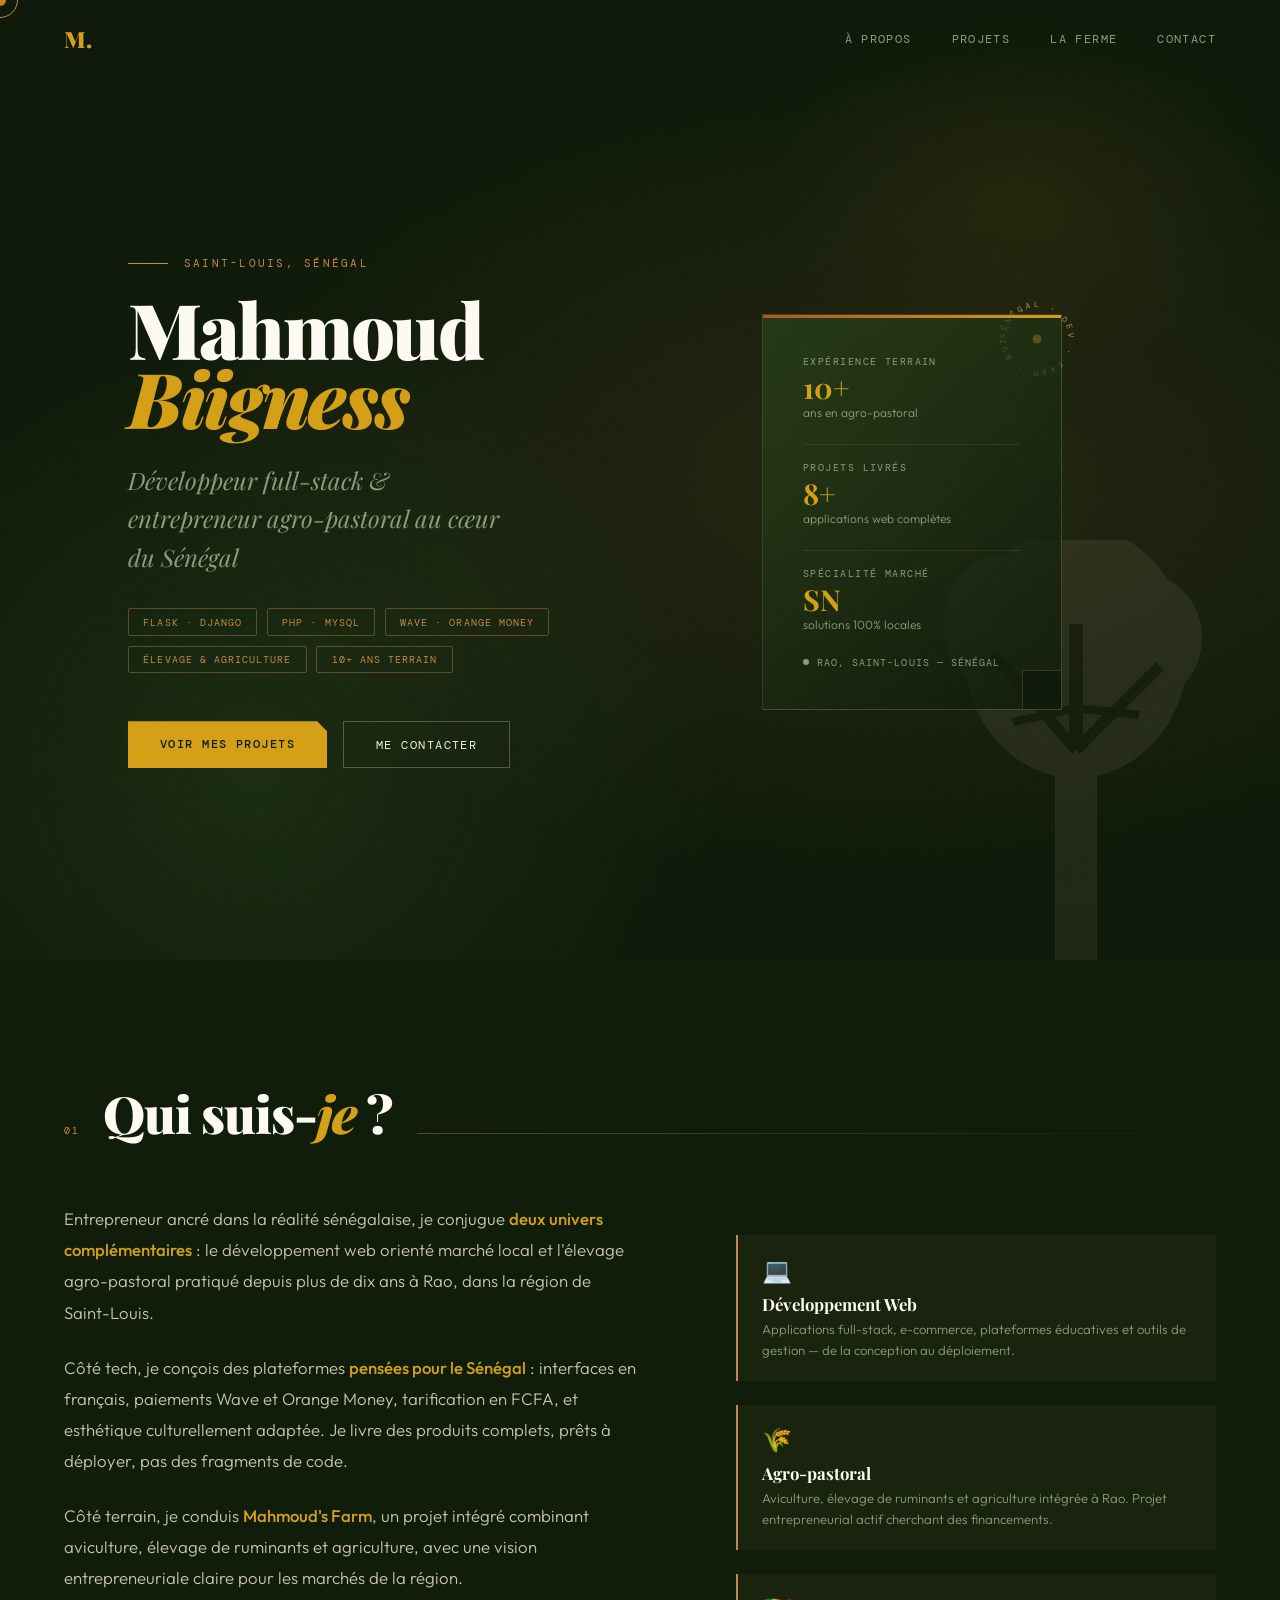
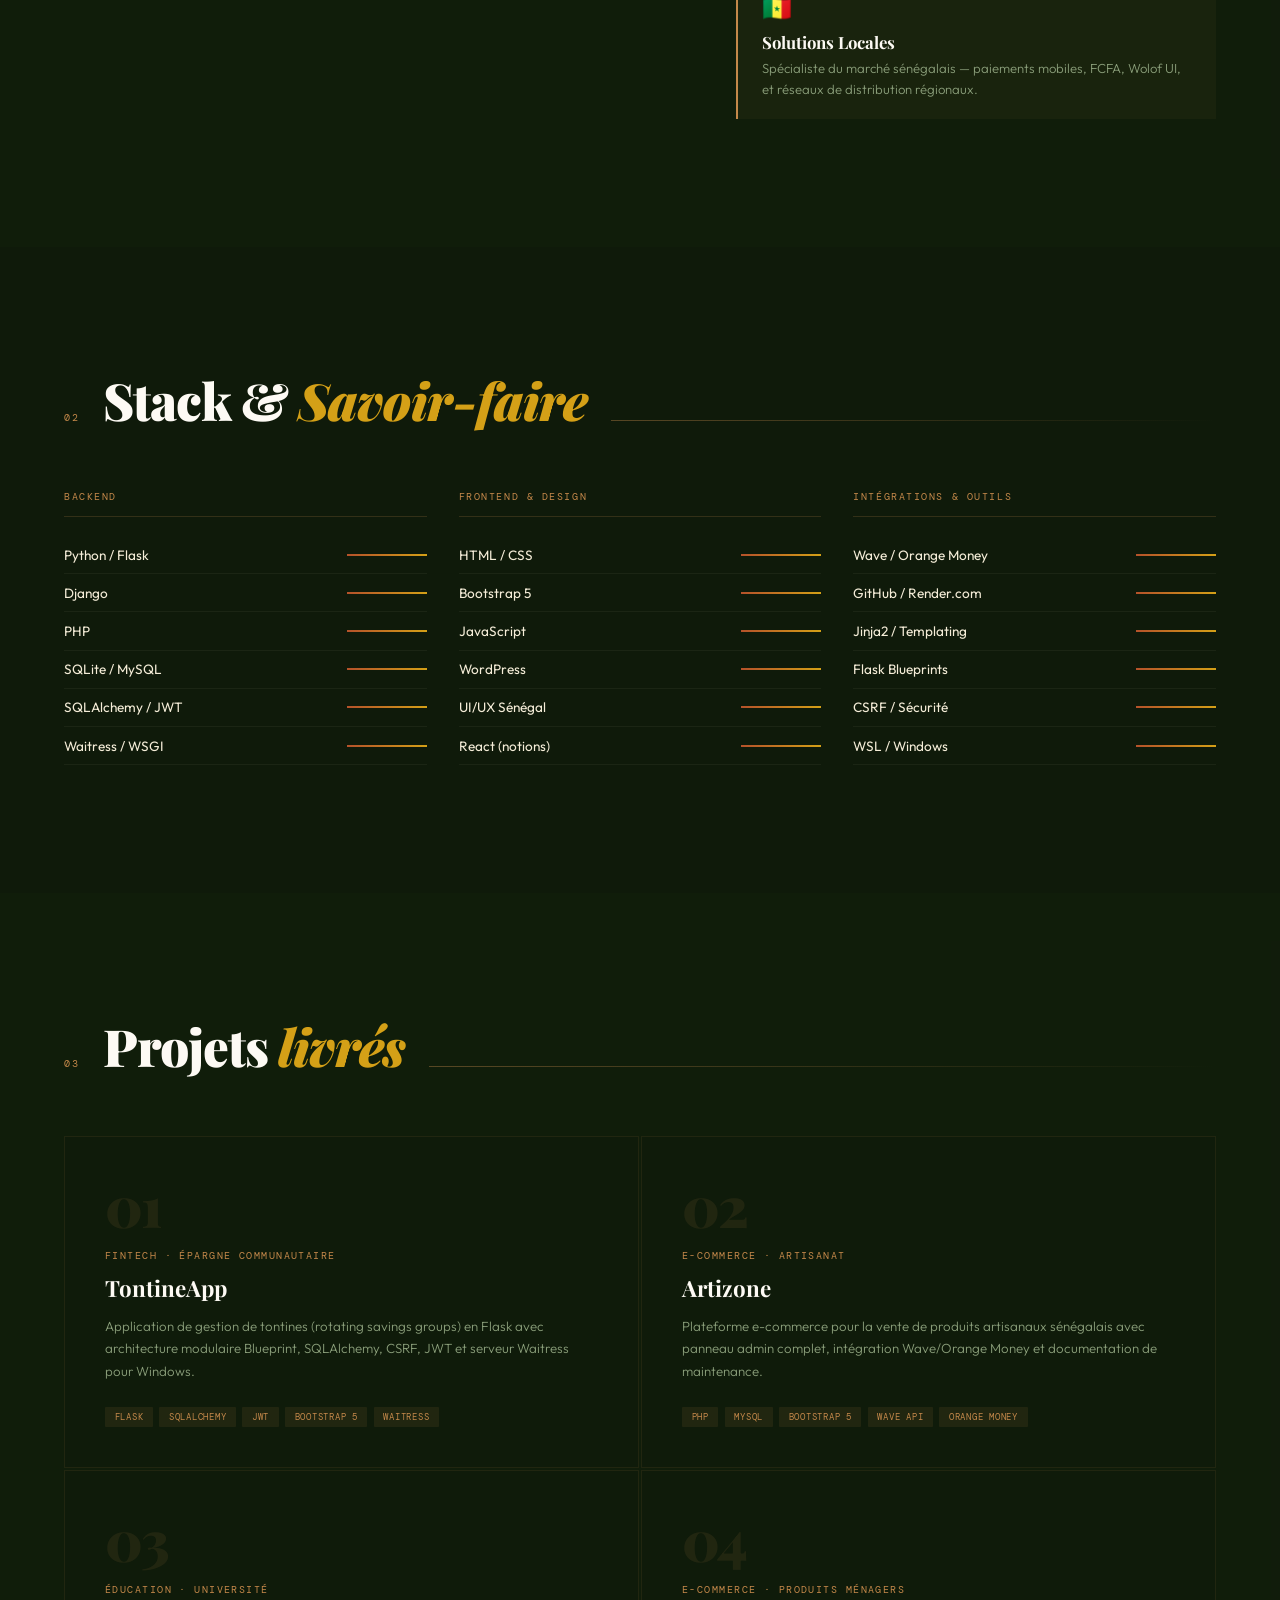
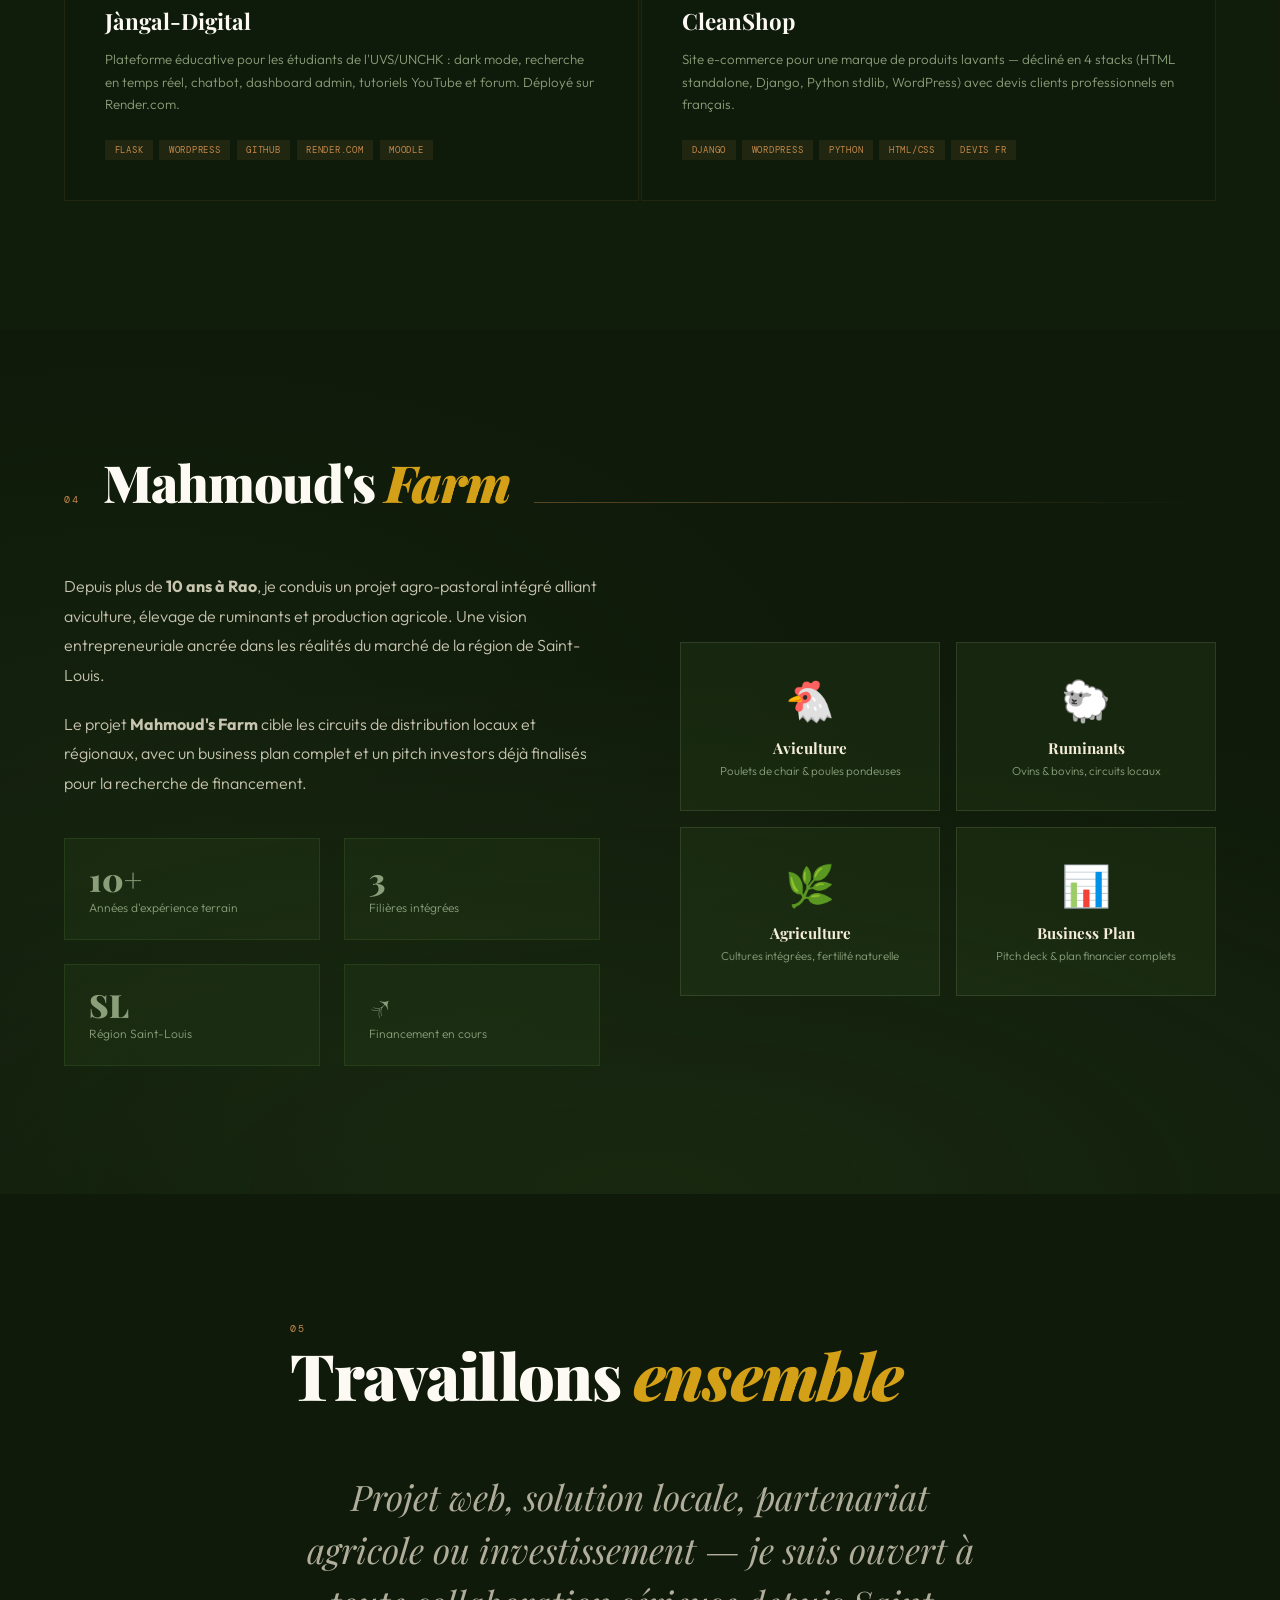
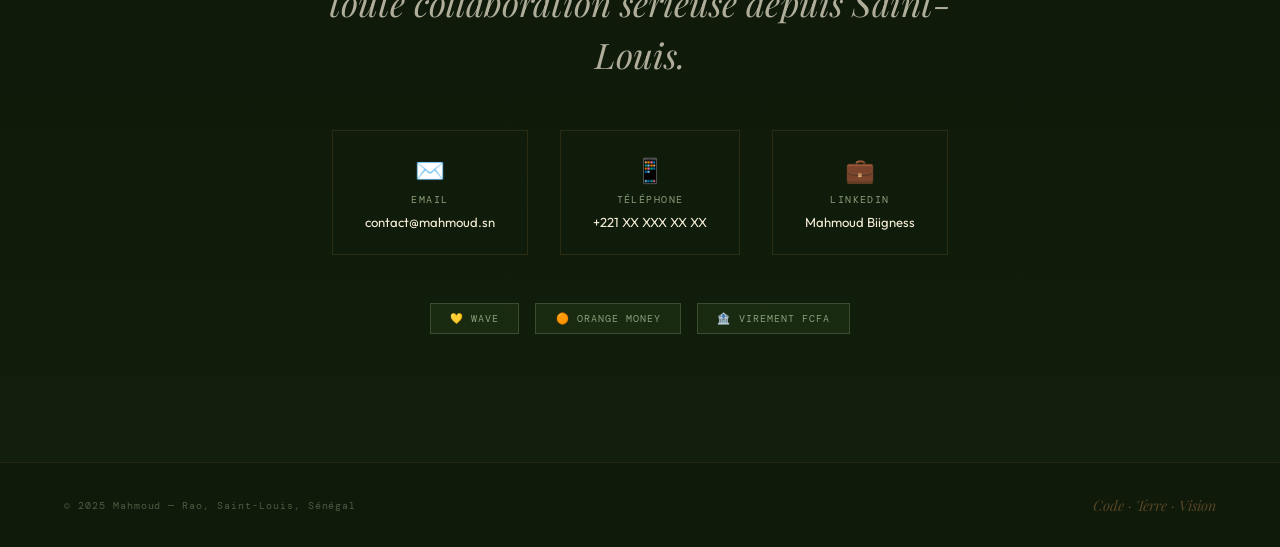
<file: portfolio-mahmoud.html>
<!DOCTYPE html>
<html lang="fr">
<head>
<meta charset="UTF-8">
<meta name="viewport" content="width=device-width, initial-scale=1.0">
<title>Mahmoud — Développeur & Entrepreneur</title>
<link rel="preconnect" href="https://fonts.googleapis.com">
<link href="https://fonts.googleapis.com/css2?family=Playfair+Display:ital,wght@0,400;0,700;0,900;1,400&family=DM+Mono:wght@300;400;500&family=Outfit:wght@300;400;500;600&display=swap" rel="stylesheet">
<style>
  :root {
    --sand: #E8D5B0;
    --clay: #C4884A;
    --terracotta: #B5522A;
    --baobab: #2D4A1E;
    --night: #0F1A0A;
    --gold: #D4A017;
    --cream: #F5EDD8;
    --smoke: #8A9E7A;
    --white: #FDFAF4;
  }

  *, *::before, *::after { margin: 0; padding: 0; box-sizing: border-box; }

  html { scroll-behavior: smooth; }

  body {
    background: var(--night);
    color: var(--cream);
    font-family: 'Outfit', sans-serif;
    overflow-x: hidden;
    cursor: none;
  }

  /* Custom cursor */
  .cursor {
    position: fixed; top: 0; left: 0;
    width: 12px; height: 12px;
    background: var(--gold);
    border-radius: 50%;
    pointer-events: none; z-index: 9999;
    transform: translate(-50%, -50%);
    transition: transform 0.1s, width 0.3s, height 0.3s, background 0.3s;
    mix-blend-mode: difference;
  }
  .cursor-ring {
    position: fixed; top: 0; left: 0;
    width: 36px; height: 36px;
    border: 1.5px solid var(--clay);
    border-radius: 50%;
    pointer-events: none; z-index: 9998;
    transform: translate(-50%, -50%);
    transition: transform 0.25s ease, width 0.3s, height 0.3s, border-color 0.3s;
  }
  a:hover ~ .cursor, button:hover ~ .cursor { width: 20px; height: 20px; }

  /* Grain overlay */
  body::before {
    content: '';
    position: fixed; inset: 0;
    background-image: url("data:image/svg+xml,%3Csvg viewBox='0 0 256 256' xmlns='http://www.w3.org/2000/svg'%3E%3Cfilter id='noise'%3E%3CfeTurbulence type='fractalNoise' baseFrequency='0.9' numOctaves='4' stitchTiles='stitch'/%3E%3C/filter%3E%3Crect width='100%25' height='100%25' filter='url(%23noise)' opacity='0.04'/%3E%3C/svg%3E");
    pointer-events: none; z-index: 1000; opacity: 0.35;
  }

  /* NAV */
  nav {
    position: fixed; top: 0; left: 0; right: 0; z-index: 100;
    display: flex; justify-content: space-between; align-items: center;
    padding: 1.5rem 4rem;
    mix-blend-mode: normal;
  }
  nav::before {
    content: '';
    position: absolute; inset: 0;
    background: linear-gradient(to bottom, rgba(15,26,10,0.9) 0%, transparent 100%);
    pointer-events: none;
  }
  .nav-logo {
    font-family: 'Playfair Display', serif;
    font-size: 1.4rem; font-weight: 900; letter-spacing: -0.02em;
    color: var(--gold); text-decoration: none; position: relative;
  }
  .nav-links { display: flex; gap: 2.5rem; position: relative; }
  .nav-links a {
    font-family: 'DM Mono', monospace;
    font-size: 0.72rem; letter-spacing: 0.12em; text-transform: uppercase;
    color: var(--smoke); text-decoration: none;
    transition: color 0.3s;
  }
  .nav-links a:hover { color: var(--gold); }

  /* HERO */
  .hero {
    min-height: 100vh;
    display: grid; grid-template-columns: 1fr 1fr;
    position: relative; overflow: hidden;
  }

  .hero-bg {
    position: absolute; inset: 0;
    background:
      radial-gradient(ellipse 80% 60% at 70% 50%, rgba(196,136,74,0.12) 0%, transparent 70%),
      radial-gradient(ellipse 60% 80% at 20% 80%, rgba(45,74,30,0.4) 0%, transparent 60%),
      radial-gradient(ellipse 40% 40% at 80% 20%, rgba(212,160,23,0.08) 0%, transparent 50%);
  }

  /* Animated baobab silhouette */
  .baobab-svg {
    position: absolute; bottom: 0; right: 5%;
    width: 280px; opacity: 0.08;
    animation: sway 8s ease-in-out infinite;
  }
  @keyframes sway {
    0%, 100% { transform: rotate(-1deg) translateX(0); }
    50% { transform: rotate(1deg) translateX(5px); }
  }

  .hero-left {
    display: flex; flex-direction: column; justify-content: center;
    padding: 8rem 4rem 4rem;
    position: relative; z-index: 2;
  }

  .hero-eyebrow {
    font-family: 'DM Mono', monospace;
    font-size: 0.7rem; letter-spacing: 0.2em; text-transform: uppercase;
    color: var(--clay); margin-bottom: 1.5rem;
    display: flex; align-items: center; gap: 1rem;
  }
  .hero-eyebrow::before {
    content: ''; display: block;
    width: 40px; height: 1px; background: var(--clay);
  }

  .hero-name {
    font-family: 'Playfair Display', serif;
    font-size: clamp(3.5rem, 6vw, 6rem);
    font-weight: 900; line-height: 0.9;
    letter-spacing: -0.03em;
    color: var(--white);
    margin-bottom: 0.3rem;
  }
  .hero-name span {
    color: var(--gold);
    display: block;
    font-style: italic;
  }

  .hero-title {
    font-family: 'Playfair Display', serif;
    font-size: clamp(1rem, 2vw, 1.5rem);
    font-weight: 400; font-style: italic;
    color: var(--smoke);
    margin: 1.5rem 0 2rem;
    max-width: 380px; line-height: 1.6;
  }

  .hero-tags {
    display: flex; flex-wrap: wrap; gap: 0.6rem; margin-bottom: 3rem;
  }
  .tag {
    font-family: 'DM Mono', monospace;
    font-size: 0.65rem; letter-spacing: 0.1em; text-transform: uppercase;
    padding: 0.4rem 0.9rem;
    border: 1px solid rgba(196,136,74,0.4);
    color: var(--clay); border-radius: 2px;
    transition: all 0.3s;
  }
  .tag:hover { background: var(--clay); color: var(--night); cursor: default; }

  .hero-cta {
    display: flex; gap: 1rem; flex-wrap: wrap;
  }
  .btn-primary {
    font-family: 'DM Mono', monospace;
    font-size: 0.75rem; letter-spacing: 0.12em; text-transform: uppercase;
    padding: 0.9rem 2rem;
    background: var(--gold); color: var(--night);
    border: none; cursor: none; text-decoration: none;
    font-weight: 500; transition: all 0.3s;
    clip-path: polygon(0 0, calc(100% - 10px) 0, 100% 10px, 100% 100%, 0 100%);
  }
  .btn-primary:hover { background: var(--clay); transform: translateY(-2px); }
  .btn-outline {
    font-family: 'DM Mono', monospace;
    font-size: 0.75rem; letter-spacing: 0.12em; text-transform: uppercase;
    padding: 0.9rem 2rem;
    background: transparent; color: var(--cream);
    border: 1px solid rgba(232,213,176,0.3); cursor: none; text-decoration: none;
    transition: all 0.3s;
  }
  .btn-outline:hover { border-color: var(--gold); color: var(--gold); }

  .hero-right {
    display: flex; align-items: center; justify-content: center;
    position: relative; z-index: 2; padding: 8rem 4rem 4rem 2rem;
  }

  .hero-card {
    position: relative;
    width: 300px;
  }
  .hero-card-inner {
    background: linear-gradient(135deg, rgba(45,74,30,0.6), rgba(15,26,10,0.8));
    border: 1px solid rgba(196,136,74,0.25);
    padding: 2.5rem;
    position: relative; overflow: hidden;
  }
  .hero-card-inner::before {
    content: '';
    position: absolute; top: 0; left: 0;
    width: 100%; height: 3px;
    background: linear-gradient(90deg, var(--terracotta), var(--gold));
  }
  .hero-card-corner {
    position: absolute; bottom: -1px; right: -1px;
    width: 40px; height: 40px;
    border-left: 1px solid rgba(196,136,74,0.25);
    border-top: 1px solid rgba(196,136,74,0.25);
    background: var(--night);
  }

  .stat-row { margin-bottom: 1.5rem; }
  .stat-label {
    font-family: 'DM Mono', monospace;
    font-size: 0.6rem; letter-spacing: 0.15em; text-transform: uppercase;
    color: var(--smoke); margin-bottom: 0.3rem;
  }
  .stat-value {
    font-family: 'Playfair Display', serif;
    font-size: 1.8rem; font-weight: 700; color: var(--gold);
    line-height: 1;
  }
  .stat-sub {
    font-size: 0.75rem; color: var(--smoke); margin-top: 0.2rem; font-weight: 300;
  }
  .divider { height: 1px; background: rgba(196,136,74,0.15); margin: 1rem 0; }

  .location-tag {
    display: flex; align-items: center; gap: 0.5rem;
    font-family: 'DM Mono', monospace;
    font-size: 0.65rem; letter-spacing: 0.1em; text-transform: uppercase;
    color: var(--smoke); margin-top: 1.5rem;
  }
  .dot { width: 6px; height: 6px; background: var(--smoke); border-radius: 50%; animation: pulse 2s infinite; }
  @keyframes pulse { 0%, 100% { opacity: 1; } 50% { opacity: 0.3; } }

  .floating-badge {
    position: absolute; top: -20px; right: -20px;
    width: 90px; height: 90px;
    animation: rotate 20s linear infinite;
  }
  @keyframes rotate { from { transform: rotate(0deg); } to { transform: rotate(360deg); } }

  /* SECTION SHARED */
  section { padding: 8rem 4rem; }
  .section-header {
    display: flex; align-items: baseline; gap: 1.5rem; margin-bottom: 4rem;
  }
  .section-num {
    font-family: 'DM Mono', monospace;
    font-size: 0.65rem; letter-spacing: 0.15em; color: var(--clay);
  }
  .section-title {
    font-family: 'Playfair Display', serif;
    font-size: clamp(2rem, 4vw, 3.5rem);
    font-weight: 900; color: var(--white);
    line-height: 1; letter-spacing: -0.02em;
  }
  .section-title em { color: var(--gold); font-style: italic; }
  .section-line {
    flex: 1; height: 1px;
    background: linear-gradient(90deg, rgba(196,136,74,0.4), transparent);
  }

  /* ABOUT */
  .about { background: rgba(45,74,30,0.05); }
  .about-grid {
    display: grid; grid-template-columns: 1.2fr 1fr; gap: 6rem; align-items: start;
  }
  .about-text p {
    font-size: 1.05rem; line-height: 1.85; color: rgba(245,237,216,0.8);
    font-weight: 300; margin-bottom: 1.5rem;
  }
  .about-text p strong { color: var(--gold); font-weight: 500; }

  .about-domains { display: flex; flex-direction: column; gap: 1.5rem; margin-top: 2rem; }
  .domain-card {
    border-left: 2px solid var(--clay);
    padding: 1.2rem 1.5rem;
    background: rgba(196,136,74,0.05);
    transition: all 0.3s;
  }
  .domain-card:hover {
    border-left-color: var(--gold);
    background: rgba(196,136,74,0.1);
    transform: translateX(5px);
  }
  .domain-icon { font-size: 1.5rem; margin-bottom: 0.5rem; }
  .domain-title {
    font-family: 'Playfair Display', serif;
    font-size: 1.05rem; font-weight: 700; color: var(--white); margin-bottom: 0.3rem;
  }
  .domain-desc { font-size: 0.82rem; color: var(--smoke); line-height: 1.6; font-weight: 300; }

  /* SKILLS */
  .skills-grid { display: grid; grid-template-columns: repeat(3, 1fr); gap: 2rem; }
  .skill-group {}
  .skill-group-title {
    font-family: 'DM Mono', monospace;
    font-size: 0.65rem; letter-spacing: 0.15em; text-transform: uppercase;
    color: var(--clay); margin-bottom: 1.2rem;
    padding-bottom: 0.8rem;
    border-bottom: 1px solid rgba(196,136,74,0.2);
  }
  .skill-item {
    display: flex; justify-content: space-between; align-items: center;
    padding: 0.6rem 0;
    border-bottom: 1px solid rgba(245,237,216,0.05);
  }
  .skill-name { font-size: 0.85rem; color: var(--cream); font-weight: 400; }
  .skill-bar {
    width: 80px; height: 2px; background: rgba(196,136,74,0.2);
    position: relative; overflow: hidden;
  }
  .skill-fill {
    position: absolute; left: 0; top: 0; height: 100%;
    background: linear-gradient(90deg, var(--terracotta), var(--gold));
    animation: fillBar 1.5s ease forwards;
    transform: scaleX(0); transform-origin: left;
  }
  @keyframes fillBar { to { transform: scaleX(1); } }

  /* PROJECTS */
  .projects { background: rgba(45,74,30,0.05); }
  .projects-grid { display: grid; grid-template-columns: repeat(2, 1fr); gap: 2px; }
  .project-card {
    position: relative; overflow: hidden;
    background: rgba(15,26,10,0.6);
    border: 1px solid rgba(196,136,74,0.1);
    padding: 2.5rem;
    transition: all 0.4s;
    cursor: none;
  }
  .project-card::before {
    content: '';
    position: absolute; top: 0; left: 0; right: 0; height: 0;
    background: linear-gradient(135deg, rgba(196,136,74,0.08), transparent);
    transition: height 0.4s;
  }
  .project-card:hover::before { height: 100%; }
  .project-card:hover { border-color: rgba(196,136,74,0.35); transform: translateY(-3px); }

  .project-number {
    font-family: 'Playfair Display', serif;
    font-size: 3.5rem; font-weight: 900; color: rgba(196,136,74,0.1);
    line-height: 1; margin-bottom: 1rem; letter-spacing: -0.03em;
  }
  .project-category {
    font-family: 'DM Mono', monospace;
    font-size: 0.6rem; letter-spacing: 0.15em; text-transform: uppercase;
    color: var(--clay); margin-bottom: 0.8rem;
  }
  .project-title {
    font-family: 'Playfair Display', serif;
    font-size: 1.4rem; font-weight: 700; color: var(--white);
    margin-bottom: 0.8rem; line-height: 1.2;
  }
  .project-desc {
    font-size: 0.83rem; color: var(--smoke); line-height: 1.7;
    font-weight: 300; margin-bottom: 1.5rem;
  }
  .project-stack {
    display: flex; flex-wrap: wrap; gap: 0.4rem;
  }
  .stack-tag {
    font-family: 'DM Mono', monospace;
    font-size: 0.58rem; letter-spacing: 0.08em; text-transform: uppercase;
    padding: 0.25rem 0.6rem;
    background: rgba(196,136,74,0.1); color: var(--clay);
    border-radius: 1px;
  }

  /* FARM */
  .farm { position: relative; overflow: hidden; }
  .farm-bg {
    position: absolute; inset: 0;
    background:
      radial-gradient(ellipse 100% 60% at 50% 100%, rgba(45,74,30,0.3), transparent),
      radial-gradient(ellipse 60% 50% at 10% 50%, rgba(45,74,30,0.15), transparent);
  }
  .farm-content { position: relative; z-index: 1; }
  .farm-grid { display: grid; grid-template-columns: 1fr 1fr; gap: 5rem; align-items: center; }
  .farm-text p {
    font-size: 1rem; line-height: 1.85; color: rgba(245,237,216,0.8);
    font-weight: 300; margin-bottom: 1.2rem;
  }
  .farm-stats { display: grid; grid-template-columns: 1fr 1fr; gap: 1.5rem; margin-top: 2.5rem; }
  .farm-stat {
    padding: 1.5rem;
    border: 1px solid rgba(45,74,30,0.6);
    background: rgba(45,74,30,0.2);
  }
  .farm-stat-num {
    font-family: 'Playfair Display', serif;
    font-size: 2rem; font-weight: 900; color: var(--smoke);
    line-height: 1; margin-bottom: 0.3rem;
  }
  .farm-stat-label { font-size: 0.75rem; color: var(--smoke); font-weight: 300; }

  .farm-illustration {
    display: grid; grid-template-columns: 1fr 1fr; gap: 1rem;
  }
  .farm-item {
    padding: 2rem 1.5rem;
    background: rgba(45,74,30,0.25);
    border: 1px solid rgba(138,158,122,0.2);
    text-align: center;
    transition: all 0.3s;
  }
  .farm-item:hover { background: rgba(45,74,30,0.4); transform: translateY(-4px); }
  .farm-item-icon { font-size: 2.5rem; margin-bottom: 0.8rem; display: block; }
  .farm-item-name {
    font-family: 'Playfair Display', serif;
    font-size: 0.95rem; color: var(--cream); font-weight: 700; margin-bottom: 0.3rem;
  }
  .farm-item-desc { font-size: 0.72rem; color: var(--smoke); font-weight: 300; }

  /* CONTACT */
  .contact { background: var(--night); position: relative; overflow: hidden; }
  .contact::before {
    content: '';
    position: absolute; bottom: 0; left: 0; right: 0; height: 50%;
    background: linear-gradient(to top, rgba(45,74,30,0.1), transparent);
  }
  .contact-inner {
    max-width: 700px; margin: 0 auto; text-align: center; position: relative; z-index: 1;
  }
  .contact-intro {
    font-family: 'Playfair Display', serif;
    font-size: clamp(1.5rem, 3vw, 2.2rem);
    font-style: italic; font-weight: 400;
    color: rgba(245,237,216,0.7); line-height: 1.5; margin-bottom: 3rem;
  }
  .contact-methods { display: flex; justify-content: center; gap: 2rem; flex-wrap: wrap; margin-bottom: 3rem; }
  .contact-method {
    display: flex; flex-direction: column; align-items: center; gap: 0.5rem;
    text-decoration: none; transition: all 0.3s;
    padding: 1.5rem 2rem;
    border: 1px solid rgba(196,136,74,0.15);
    min-width: 140px;
  }
  .contact-method:hover { border-color: var(--gold); transform: translateY(-3px); }
  .contact-method-icon { font-size: 1.5rem; }
  .contact-method-label {
    font-family: 'DM Mono', monospace;
    font-size: 0.6rem; letter-spacing: 0.15em; text-transform: uppercase;
    color: var(--smoke);
  }
  .contact-method-value { font-size: 0.82rem; color: var(--cream); font-weight: 400; }
  .contact-payment {
    display: flex; justify-content: center; gap: 1rem; flex-wrap: wrap; margin-top: 2rem;
  }
  .payment-badge {
    font-family: 'DM Mono', monospace;
    font-size: 0.65rem; letter-spacing: 0.1em; text-transform: uppercase;
    padding: 0.5rem 1.2rem;
    background: rgba(45,74,30,0.3); border: 1px solid rgba(138,158,122,0.3);
    color: var(--smoke);
  }

  /* FOOTER */
  footer {
    padding: 2rem 4rem; border-top: 1px solid rgba(196,136,74,0.1);
    display: flex; justify-content: space-between; align-items: center;
  }
  .footer-copy {
    font-family: 'DM Mono', monospace;
    font-size: 0.6rem; letter-spacing: 0.1em; color: rgba(138,158,122,0.5);
  }
  .footer-sig {
    font-family: 'Playfair Display', serif;
    font-size: 0.9rem; font-style: italic; color: rgba(196,136,74,0.4);
  }

  /* ANIMATIONS */
  .fade-up {
    opacity: 0; transform: translateY(30px);
    transition: opacity 0.8s ease, transform 0.8s ease;
  }
  .fade-up.visible { opacity: 1; transform: translateY(0); }
  .fade-up:nth-child(2) { transition-delay: 0.1s; }
  .fade-up:nth-child(3) { transition-delay: 0.2s; }
  .fade-up:nth-child(4) { transition-delay: 0.3s; }

  /* HERO ANIMATION */
  .hero-eyebrow { animation: fadeInLeft 0.8s 0.3s both; }
  .hero-name { animation: fadeInLeft 0.8s 0.5s both; }
  .hero-title { animation: fadeInLeft 0.8s 0.7s both; }
  .hero-tags { animation: fadeInLeft 0.8s 0.9s both; }
  .hero-cta { animation: fadeInLeft 0.8s 1.1s both; }
  .hero-card { animation: fadeInRight 0.8s 0.7s both; }

  @keyframes fadeInLeft {
    from { opacity: 0; transform: translateX(-30px); }
    to { opacity: 1; transform: translateX(0); }
  }
  @keyframes fadeInRight {
    from { opacity: 0; transform: translateX(30px); }
    to { opacity: 1; transform: translateX(0); }
  }

  /* RESPONSIVE */
  @media (max-width: 900px) {
    nav { padding: 1.2rem 1.5rem; }
    section { padding: 5rem 1.5rem; }
    .hero { grid-template-columns: 1fr; min-height: auto; }
    .hero-left { padding: 7rem 1.5rem 2rem; }
    .hero-right { display: none; }
    .about-grid, .farm-grid { grid-template-columns: 1fr; gap: 3rem; }
    .skills-grid { grid-template-columns: 1fr; }
    .projects-grid { grid-template-columns: 1fr; }
    footer { flex-direction: column; gap: 1rem; text-align: center; }
    .nav-links { display: none; }
    body { cursor: auto; }
    .cursor, .cursor-ring { display: none; }
  }
</style>
</head>
<body>

<div class="cursor" id="cursor"></div>
<div class="cursor-ring" id="cursorRing"></div>

<!-- NAV -->
<nav>
  <a href="#" class="nav-logo">M.</a>
  <div class="nav-links">
    <a href="#about">À propos</a>
    <a href="#projets">Projets</a>
    <a href="#ferme">La Ferme</a>
    <a href="#contact">Contact</a>
  </div>
</nav>

<!-- HERO -->
<section class="hero">
  <div class="hero-bg"></div>

  <!-- Baobab SVG -->
  <svg class="baobab-svg" viewBox="0 0 200 300" fill="none" xmlns="http://www.w3.org/2000/svg">
    <rect x="85" y="150" width="30" height="150" fill="#E8D5B0"/>
    <ellipse cx="100" cy="80" rx="80" ry="90" fill="#E8D5B0"/>
    <ellipse cx="50" cy="60" rx="45" ry="50" fill="#E8D5B0"/>
    <ellipse cx="150" cy="70" rx="40" ry="45" fill="#E8D5B0"/>
    <ellipse cx="100" cy="40" rx="50" ry="40" fill="#E8D5B0"/>
    <line x1="100" y1="150" x2="40" y2="80" stroke="#0F1A0A" stroke-width="8"/>
    <line x1="100" y1="150" x2="160" y2="90" stroke="#0F1A0A" stroke-width="8"/>
    <line x1="100" y1="150" x2="100" y2="60" stroke="#0F1A0A" stroke-width="10"/>
    <line x1="100" y1="120" x2="55" y2="130" stroke="#0F1A0A" stroke-width="6"/>
    <line x1="100" y1="120" x2="145" y2="125" stroke="#0F1A0A" stroke-width="6"/>
  </svg>

  <div class="hero-left">
    <div class="hero-eyebrow">Saint-Louis, Sénégal</div>
    <h1 class="hero-name">
      Mahmoud
      <span>Biigness</span>
    </h1>
    <p class="hero-title">Développeur full-stack & entrepreneur agro-pastoral au cœur du Sénégal</p>
    <div class="hero-tags">
      <span class="tag">Flask · Django</span>
      <span class="tag">PHP · MySQL</span>
      <span class="tag">Wave · Orange Money</span>
      <span class="tag">Élevage & Agriculture</span>
      <span class="tag">10+ ans terrain</span>
    </div>
    <div class="hero-cta">
      <a href="#projets" class="btn-primary">Voir mes projets</a>
      <a href="#contact" class="btn-outline">Me contacter</a>
    </div>
  </div>

  <div class="hero-right">
    <div class="hero-card">
      <!-- Rotating badge SVG -->
      <svg class="floating-badge" viewBox="0 0 100 100">
        <path id="circlePath" d="M 50,50 m -35,0 a 35,35 0 1,1 70,0 a 35,35 0 1,1 -70,0" fill="none"/>
        <text font-family="DM Mono, monospace" font-size="9" fill="#C4884A" letter-spacing="3">
          <textPath href="#circlePath">SÉNÉGAL · DEV · FARM · BUILD · </textPath>
        </text>
        <circle cx="50" cy="50" r="5" fill="#D4A017"/>
      </svg>

      <div class="hero-card-inner">
        <div class="stat-row">
          <div class="stat-label">Expérience terrain</div>
          <div class="stat-value">10+</div>
          <div class="stat-sub">ans en agro-pastoral</div>
        </div>
        <div class="divider"></div>
        <div class="stat-row">
          <div class="stat-label">Projets livrés</div>
          <div class="stat-value">8+</div>
          <div class="stat-sub">applications web complètes</div>
        </div>
        <div class="divider"></div>
        <div class="stat-row">
          <div class="stat-label">Spécialité marché</div>
          <div class="stat-value">SN</div>
          <div class="stat-sub">solutions 100% locales</div>
        </div>
        <div class="location-tag">
          <span class="dot"></span>
          Rao, Saint-Louis — Sénégal
        </div>
        <div class="hero-card-corner"></div>
      </div>
    </div>
  </div>
</section>

<!-- ABOUT -->
<section class="about" id="about">
  <div class="section-header">
    <span class="section-num">01</span>
    <h2 class="section-title">Qui suis-<em>je</em> ?</h2>
    <div class="section-line"></div>
  </div>
  <div class="about-grid">
    <div class="about-text fade-up">
      <p>
        Entrepreneur ancré dans la réalité sénégalaise, je conjugue <strong>deux univers complémentaires</strong> : le développement web orienté marché local et l'élevage agro-pastoral pratiqué depuis plus de dix ans à Rao, dans la région de Saint-Louis.
      </p>
      <p>
        Côté tech, je conçois des plateformes <strong>pensées pour le Sénégal</strong> : interfaces en français, paiements Wave et Orange Money, tarification en FCFA, et esthétique culturellement adaptée. Je livre des produits complets, prêts à déployer, pas des fragments de code.
      </p>
      <p>
        Côté terrain, je conduis <strong>Mahmoud's Farm</strong>, un projet intégré combinant aviculture, élevage de ruminants et agriculture, avec une vision entrepreneuriale claire pour les marchés de la région.
      </p>
    </div>
    <div class="about-domains fade-up">
      <div class="domain-card">
        <div class="domain-icon">💻</div>
        <div class="domain-title">Développement Web</div>
        <div class="domain-desc">Applications full-stack, e-commerce, plateformes éducatives et outils de gestion — de la conception au déploiement.</div>
      </div>
      <div class="domain-card">
        <div class="domain-icon">🌾</div>
        <div class="domain-title">Agro-pastoral</div>
        <div class="domain-desc">Aviculture, élevage de ruminants et agriculture intégrée à Rao. Projet entrepreneurial actif cherchant des financements.</div>
      </div>
      <div class="domain-card">
        <div class="domain-icon">🇸🇳</div>
        <div class="domain-title">Solutions Locales</div>
        <div class="domain-desc">Spécialiste du marché sénégalais — paiements mobiles, FCFA, Wolof UI, et réseaux de distribution régionaux.</div>
      </div>
    </div>
  </div>
</section>

<!-- COMPÉTENCES -->
<section id="competences">
  <div class="section-header">
    <span class="section-num">02</span>
    <h2 class="section-title">Stack & <em>Savoir-faire</em></h2>
    <div class="section-line"></div>
  </div>
  <div class="skills-grid">
    <div class="skill-group fade-up">
      <div class="skill-group-title">Backend</div>
      <div class="skill-item"><span class="skill-name">Python / Flask</span><div class="skill-bar"><div class="skill-fill" style="width:92%"></div></div></div>
      <div class="skill-item"><span class="skill-name">Django</span><div class="skill-bar"><div class="skill-fill" style="width:80%"></div></div></div>
      <div class="skill-item"><span class="skill-name">PHP</span><div class="skill-bar"><div class="skill-fill" style="width:85%"></div></div></div>
      <div class="skill-item"><span class="skill-name">SQLite / MySQL</span><div class="skill-bar"><div class="skill-fill" style="width:88%"></div></div></div>
      <div class="skill-item"><span class="skill-name">SQLAlchemy / JWT</span><div class="skill-bar"><div class="skill-fill" style="width:78%"></div></div></div>
      <div class="skill-item"><span class="skill-name">Waitress / WSGI</span><div class="skill-bar"><div class="skill-fill" style="width:72%"></div></div></div>
    </div>
    <div class="skill-group fade-up">
      <div class="skill-group-title">Frontend & Design</div>
      <div class="skill-item"><span class="skill-name">HTML / CSS</span><div class="skill-bar"><div class="skill-fill" style="width:90%"></div></div></div>
      <div class="skill-item"><span class="skill-name">Bootstrap 5</span><div class="skill-bar"><div class="skill-fill" style="width:88%"></div></div></div>
      <div class="skill-item"><span class="skill-name">JavaScript</span><div class="skill-bar"><div class="skill-fill" style="width:82%"></div></div></div>
      <div class="skill-item"><span class="skill-name">WordPress</span><div class="skill-bar"><div class="skill-fill" style="width:75%"></div></div></div>
      <div class="skill-item"><span class="skill-name">UI/UX Sénégal</span><div class="skill-bar"><div class="skill-fill" style="width:90%"></div></div></div>
      <div class="skill-item"><span class="skill-name">React (notions)</span><div class="skill-bar"><div class="skill-fill" style="width:55%"></div></div></div>
    </div>
    <div class="skill-group fade-up">
      <div class="skill-group-title">Intégrations & Outils</div>
      <div class="skill-item"><span class="skill-name">Wave / Orange Money</span><div class="skill-bar"><div class="skill-fill" style="width:85%"></div></div></div>
      <div class="skill-item"><span class="skill-name">GitHub / Render.com</span><div class="skill-bar"><div class="skill-fill" style="width:78%"></div></div></div>
      <div class="skill-item"><span class="skill-name">Jinja2 / Templating</span><div class="skill-bar"><div class="skill-fill" style="width:88%"></div></div></div>
      <div class="skill-item"><span class="skill-name">Flask Blueprints</span><div class="skill-bar"><div class="skill-fill" style="width:82%"></div></div></div>
      <div class="skill-item"><span class="skill-name">CSRF / Sécurité</span><div class="skill-bar"><div class="skill-fill" style="width:75%"></div></div></div>
      <div class="skill-item"><span class="skill-name">WSL / Windows</span><div class="skill-bar"><div class="skill-fill" style="width:80%"></div></div></div>
    </div>
  </div>
</section>

<!-- PROJETS -->
<section class="projects" id="projets">
  <div class="section-header">
    <span class="section-num">03</span>
    <h2 class="section-title">Projets <em>livrés</em></h2>
    <div class="section-line"></div>
  </div>
  <div class="projects-grid">

    <div class="project-card fade-up">
      <div class="project-number">01</div>
      <div class="project-category">Fintech · Épargne communautaire</div>
      <h3 class="project-title">TontineApp</h3>
      <p class="project-desc">Application de gestion de tontines (rotating savings groups) en Flask avec architecture modulaire Blueprint, SQLAlchemy, CSRF, JWT et serveur Waitress pour Windows.</p>
      <div class="project-stack">
        <span class="stack-tag">Flask</span>
        <span class="stack-tag">SQLAlchemy</span>
        <span class="stack-tag">JWT</span>
        <span class="stack-tag">Bootstrap 5</span>
        <span class="stack-tag">Waitress</span>
      </div>
    </div>

    <div class="project-card fade-up">
      <div class="project-number">02</div>
      <div class="project-category">E-commerce · Artisanat</div>
      <h3 class="project-title">Artizone</h3>
      <p class="project-desc">Plateforme e-commerce pour la vente de produits artisanaux sénégalais avec panneau admin complet, intégration Wave/Orange Money et documentation de maintenance.</p>
      <div class="project-stack">
        <span class="stack-tag">PHP</span>
        <span class="stack-tag">MySQL</span>
        <span class="stack-tag">Bootstrap 5</span>
        <span class="stack-tag">Wave API</span>
        <span class="stack-tag">Orange Money</span>
      </div>
    </div>

    <div class="project-card fade-up">
      <div class="project-number">03</div>
      <div class="project-category">Éducation · Université</div>
      <h3 class="project-title">Jàngal-Digital</h3>
      <p class="project-desc">Plateforme éducative pour les étudiants de l'UVS/UNCHK : dark mode, recherche en temps réel, chatbot, dashboard admin, tutoriels YouTube et forum. Déployé sur Render.com.</p>
      <div class="project-stack">
        <span class="stack-tag">Flask</span>
        <span class="stack-tag">WordPress</span>
        <span class="stack-tag">GitHub</span>
        <span class="stack-tag">Render.com</span>
        <span class="stack-tag">Moodle</span>
      </div>
    </div>

    <div class="project-card fade-up">
      <div class="project-number">04</div>
      <div class="project-category">E-commerce · Produits ménagers</div>
      <h3 class="project-title">CleanShop</h3>
      <p class="project-desc">Site e-commerce pour une marque de produits lavants — décliné en 4 stacks (HTML standalone, Django, Python stdlib, WordPress) avec devis clients professionnels en français.</p>
      <div class="project-stack">
        <span class="stack-tag">Django</span>
        <span class="stack-tag">WordPress</span>
        <span class="stack-tag">Python</span>
        <span class="stack-tag">HTML/CSS</span>
        <span class="stack-tag">Devis FR</span>
      </div>
    </div>

  </div>
</section>

<!-- FERME -->
<section class="farm" id="ferme">
  <div class="farm-bg"></div>
  <div class="farm-content">
    <div class="section-header">
      <span class="section-num">04</span>
      <h2 class="section-title">Mahmoud's <em>Farm</em></h2>
      <div class="section-line"></div>
    </div>
    <div class="farm-grid">
      <div class="farm-text fade-up">
        <p>Depuis plus de <strong>10 ans à Rao</strong>, je conduis un projet agro-pastoral intégré alliant aviculture, élevage de ruminants et production agricole. Une vision entrepreneuriale ancrée dans les réalités du marché de la région de Saint-Louis.</p>
        <p>Le projet <strong>Mahmoud's Farm</strong> cible les circuits de distribution locaux et régionaux, avec un business plan complet et un pitch investors déjà finalisés pour la recherche de financement.</p>
        <div class="farm-stats">
          <div class="farm-stat">
            <div class="farm-stat-num">10+</div>
            <div class="farm-stat-label">Années d'expérience terrain</div>
          </div>
          <div class="farm-stat">
            <div class="farm-stat-num">3</div>
            <div class="farm-stat-label">Filières intégrées</div>
          </div>
          <div class="farm-stat">
            <div class="farm-stat-num">SL</div>
            <div class="farm-stat-label">Région Saint-Louis</div>
          </div>
          <div class="farm-stat">
            <div class="farm-stat-num">↗</div>
            <div class="farm-stat-label">Financement en cours</div>
          </div>
        </div>
      </div>
      <div class="farm-illustration fade-up">
        <div class="farm-item">
          <span class="farm-item-icon">🐔</span>
          <div class="farm-item-name">Aviculture</div>
          <div class="farm-item-desc">Poulets de chair & poules pondeuses</div>
        </div>
        <div class="farm-item">
          <span class="farm-item-icon">🐑</span>
          <div class="farm-item-name">Ruminants</div>
          <div class="farm-item-desc">Ovins & bovins, circuits locaux</div>
        </div>
        <div class="farm-item">
          <span class="farm-item-icon">🌿</span>
          <div class="farm-item-name">Agriculture</div>
          <div class="farm-item-desc">Cultures intégrées, fertilité naturelle</div>
        </div>
        <div class="farm-item">
          <span class="farm-item-icon">📊</span>
          <div class="farm-item-name">Business Plan</div>
          <div class="farm-item-desc">Pitch deck & plan financier complets</div>
        </div>
      </div>
    </div>
  </div>
</section>

<!-- CONTACT -->
<section class="contact" id="contact">
  <div class="contact-inner">
    <div class="section-header" style="justify-content:center; text-align:center; flex-direction:column; gap:0.5rem;">
      <span class="section-num">05</span>
      <h2 class="section-title" style="font-size:clamp(2rem,5vw,4rem)">Travaillons <em>ensemble</em></h2>
    </div>
    <p class="contact-intro">
      Projet web, solution locale, partenariat agricole ou investissement — je suis ouvert à toute collaboration sérieuse depuis Saint-Louis.
    </p>
    <div class="contact-methods">
      <a href="mailto:contact@mahmoud.sn" class="contact-method">
        <span class="contact-method-icon">✉️</span>
        <span class="contact-method-label">Email</span>
        <span class="contact-method-value">contact@mahmoud.sn</span>
      </a>
      <a href="tel:+221XXXXXXXX" class="contact-method">
        <span class="contact-method-icon">📱</span>
        <span class="contact-method-label">Téléphone</span>
        <span class="contact-method-value">+221 XX XXX XX XX</span>
      </a>
      <a href="#" class="contact-method">
        <span class="contact-method-icon">💼</span>
        <span class="contact-method-label">LinkedIn</span>
        <span class="contact-method-value">Mahmoud Biigness</span>
      </a>
    </div>
    <div class="contact-payment">
      <span class="payment-badge">💛 Wave</span>
      <span class="payment-badge">🟠 Orange Money</span>
      <span class="payment-badge">🏦 Virement FCFA</span>
    </div>
  </div>
</section>

<!-- FOOTER -->
<footer>
  <span class="footer-copy">© 2025 Mahmoud — Rao, Saint-Louis, Sénégal</span>
  <span class="footer-sig">Code · Terre · Vision</span>
</footer>

<script>
  // Custom cursor
  const cursor = document.getElementById('cursor');
  const ring = document.getElementById('cursorRing');
  let mouseX = 0, mouseY = 0, ringX = 0, ringY = 0;

  document.addEventListener('mousemove', (e) => {
    mouseX = e.clientX; mouseY = e.clientY;
    cursor.style.left = mouseX + 'px';
    cursor.style.top = mouseY + 'px';
  });

  function animateRing() {
    ringX += (mouseX - ringX) * 0.12;
    ringY += (mouseY - ringY) * 0.12;
    ring.style.left = ringX + 'px';
    ring.style.top = ringY + 'px';
    requestAnimationFrame(animateRing);
  }
  animateRing();

  // Hover effects on links
  document.querySelectorAll('a, button, .project-card, .domain-card, .farm-item').forEach(el => {
    el.addEventListener('mouseenter', () => {
      cursor.style.transform = 'translate(-50%, -50%) scale(2)';
      ring.style.borderColor = '#D4A017';
    });
    el.addEventListener('mouseleave', () => {
      cursor.style.transform = 'translate(-50%, -50%) scale(1)';
      ring.style.borderColor = '#C4884A';
    });
  });

  // Scroll animations
  const observer = new IntersectionObserver((entries) => {
    entries.forEach(entry => {
      if (entry.isIntersecting) {
        entry.target.classList.add('visible');
      }
    });
  }, { threshold: 0.1 });

  document.querySelectorAll('.fade-up').forEach(el => observer.observe(el));

  // Skill bars animation
  const skillObserver = new IntersectionObserver((entries) => {
    entries.forEach(entry => {
      if (entry.isIntersecting) {
        entry.target.querySelectorAll('.skill-fill').forEach((fill, i) => {
          fill.style.animationDelay = (i * 0.08) + 's';
          fill.style.animation = 'fillBar 1.2s ease forwards';
          const width = fill.style.width;
          fill.style.width = '100%';
          fill.style.transformOrigin = 'left';
          fill.style.transform = `scaleX(${parseFloat(width)/100})`;
          fill.style.transition = `transform 1.2s ${i*0.08}s ease`;
          setTimeout(() => {
            fill.style.transform = `scaleX(1)`;
          }, 100);
        });
      }
    });
  }, { threshold: 0.3 });

  document.querySelectorAll('.skill-group').forEach(g => skillObserver.observe(g));
</script>
</body>
</html>
</file>
<file: css/style.css>
/* ===== CSS/STYLE.CSS — Shared styles ===== */
/* ===== TOKENS ===== */
:root{--accent:#00E676;--accent2:#00897B;--accent-soft:rgba(0,230,118,0.12);}
[data-theme="dark"]{--bg:#050F0A;--bg-alt:#071510;--surface:rgba(0,230,118,0.06);--border:rgba(0,230,118,0.18);--text:#D8F5E8;--text-muted:#4AAA78;--text-dim:rgba(216,245,232,0.5);--card-bg:rgba(0,230,118,0.04);--nav-bg:rgba(5,15,10,0.94);--stat-bg:rgba(0,230,118,0.07);--stat-border:rgba(0,230,118,0.25);--tag-bg:rgba(0,230,118,0.07);--dropdown-bg:#071A10;--dropdown-hover:rgba(0,230,118,0.1);--hero-grad:radial-gradient(ellipse 80% 60% at 70% 50%,rgba(0,230,118,0.08) 0%,transparent 70%),radial-gradient(ellipse 60% 80% at 15% 80%,rgba(0,137,123,0.15) 0%,transparent 60%);--glow:rgba(0,230,118,0.06);}
[data-theme="light"]{--bg:#F3FAF6;--bg-alt:#E8F5EE;--surface:rgba(0,137,123,0.07);--border:rgba(0,137,123,0.2);--text:#071A10;--text-muted:#1A7A50;--text-dim:rgba(7,26,16,0.55);--card-bg:rgba(255,255,255,0.92);--nav-bg:rgba(243,250,246,0.96);--stat-bg:rgba(0,137,123,0.07);--stat-border:rgba(0,137,123,0.25);--tag-bg:rgba(0,168,84,0.08);--dropdown-bg:#E4F5EC;--dropdown-hover:rgba(0,168,84,0.1);--hero-grad:radial-gradient(ellipse 80% 60% at 70% 50%,rgba(0,230,118,0.06) 0%,transparent 70%),radial-gradient(ellipse 60% 80% at 15% 80%,rgba(0,137,123,0.06) 0%,transparent 60%);--glow:rgba(0,230,118,0.05);}

/* Arabic */
[lang="ar"] body,[lang="ar"] p,[lang="ar"] h1,[lang="ar"] h2,[lang="ar"] h3,
[lang="ar"] .hero-title,[lang="ar"] .domain-desc,[lang="ar"] .project-desc,
[lang="ar"] .about-text p,[lang="ar"] .contact-intro{font-family:'Noto Sans Arabic','Inter',sans-serif;}
[dir="rtl"] .hero-eyebrow::before{display:none;}
[dir="rtl"] .hero-eyebrow::after{content:'';display:block;width:38px;height:1px;background:var(--accent2);}
[dir="rtl"] .section-line{background:linear-gradient(270deg,var(--border),transparent);}
[dir="rtl"] .domain-card{border-left:none;border-right:2px solid var(--accent2);}
[dir="rtl"] .domain-card:hover{border-right-color:var(--accent);transform:translateX(-5px);}
[dir="rtl"] .skill-fill{transform-origin:right;}

/* RESET */
*,*::before,*::after{margin:0;padding:0;box-sizing:border-box;}
html{scroll-behavior:smooth;}
body{background:var(--bg);color:var(--text);font-family:'Inter',sans-serif;overflow-x:hidden;transition:background 0.4s,color 0.4s;}

/* FOCUS VISIBLE — accessibilité clavier */
:focus-visible{outline:2px solid var(--accent);outline-offset:3px;border-radius:2px;}
a:focus-visible,button:focus-visible{outline:2px solid var(--accent);outline-offset:3px;}

/* Grain */
body::before{content:'';position:fixed;inset:0;background-image:url("data:image/svg+xml,%3Csvg viewBox='0 0 256 256' xmlns='http://www.w3.org/2000/svg'%3E%3Cfilter id='n'%3E%3CfeTurbulence type='fractalNoise' baseFrequency='0.9' numOctaves='4' stitchTiles='stitch'/%3E%3C/filter%3E%3Crect width='100%25' height='100%25' filter='url(%23n)' opacity='0.04'/%3E%3C/svg%3E");pointer-events:none;z-index:1000;opacity:0.25;}
body::after{content:'';position:fixed;inset:0;background:repeating-linear-gradient(0deg,transparent,transparent 3px,rgba(0,230,118,0.012) 3px,rgba(0,230,118,0.012) 4px);pointer-events:none;z-index:999;}

/* SCROLL PROGRESS */
#scrollProgress{position:fixed;top:0;left:0;height:2px;width:0%;background:linear-gradient(90deg,var(--accent2),var(--accent));z-index:9999;transition:width 0.1s linear;}

/* SKIP LINK */
.skip-link{position:absolute;top:-50px;left:1rem;padding:0.5rem 1rem;background:var(--accent);color:#050F0A;font-family:'JetBrains Mono',monospace;font-size:0.7rem;font-weight:600;letter-spacing:0.1em;text-decoration:none;border-radius:2px;z-index:10000;transition:top 0.2s;}
.skip-link:focus{top:1rem;}

/* GLOW */
.bg-glow{position:fixed;top:20%;right:-10%;width:500px;height:500px;border-radius:50%;background:radial-gradient(circle,var(--glow) 0%,transparent 70%);pointer-events:none;z-index:0;}
.bg-glow2{position:fixed;bottom:-5%;left:-5%;width:400px;height:400px;border-radius:50%;background:radial-gradient(circle,var(--glow) 0%,transparent 70%);pointer-events:none;z-index:0;}

/* NAV */
nav{position:fixed;top:0;left:0;right:0;z-index:200;display:flex;justify-content:space-between;align-items:center;padding:1.2rem 4rem;background:var(--nav-bg);backdrop-filter:blur(14px);border-bottom:1px solid var(--border);transition:background 0.4s,border-color 0.4s;}
.nav-logo{font-family:'Space Grotesk',sans-serif;font-size:1.3rem;font-weight:900;letter-spacing:-0.02em;color:var(--accent);text-decoration:none;}
.nav-center{display:flex;gap:2rem;}
.nav-center a{font-family:'JetBrains Mono',monospace;font-size:0.65rem;letter-spacing:0.14em;text-transform:uppercase;color:var(--text-muted);text-decoration:none;transition:color 0.3s;}
.nav-center a:hover,.nav-center a.active{color:var(--accent);}
.nav-right{display:flex;align-items:center;gap:1rem;}

/* THEME BTN */
.theme-btn{width:42px;height:22px;background:var(--surface);border:1px solid var(--border);border-radius:11px;cursor:pointer;position:relative;flex-shrink:0;transition:background 0.3s;}
.theme-btn::after{content:'';position:absolute;top:3px;left:3px;width:14px;height:14px;background:var(--accent);border-radius:50%;transition:transform 0.3s;}
[data-theme="light"] .theme-btn::after{transform:translateX(20px);}

/* LANG DROPDOWN */
.lang-dropdown{position:relative;}
.lang-btn{display:flex;align-items:center;gap:0.5rem;padding:0.38rem 0.8rem;background:var(--surface);border:1px solid var(--border);border-radius:3px;cursor:pointer;font-family:'JetBrains Mono',monospace;font-size:0.63rem;letter-spacing:0.1em;text-transform:uppercase;color:var(--text-muted);transition:all 0.3s;user-select:none;}
.lang-btn:hover,.lang-dropdown.open .lang-btn{border-color:var(--accent);color:var(--accent);}
.lang-btn .chevron{font-size:0.5rem;transition:transform 0.3s;margin-left:2px;}
.lang-dropdown.open .chevron{transform:rotate(180deg);}
.lang-menu{position:absolute;top:calc(100% + 8px);right:0;background:var(--dropdown-bg);border:1px solid var(--border);border-radius:4px;overflow:hidden;min-width:155px;box-shadow:0 12px 40px rgba(0,0,0,0.3);opacity:0;visibility:hidden;transform:translateY(-6px);transition:all 0.25s ease;z-index:300;}
[dir="rtl"] .lang-menu{right:auto;left:0;}
.lang-dropdown.open .lang-menu{opacity:1;visibility:visible;transform:translateY(0);}
.lang-option{display:flex;align-items:center;gap:0.75rem;padding:0.65rem 1rem;cursor:pointer;font-family:'JetBrains Mono',monospace;font-size:0.63rem;letter-spacing:0.08em;color:var(--text-muted);transition:background 0.2s,color 0.2s;border-bottom:1px solid var(--border);}
.lang-option:last-child{border-bottom:none;}
.lang-option:hover{background:var(--dropdown-hover);color:var(--text);}
.lang-option.active{color:var(--accent);}
.lang-option .flag{font-size:1.1rem;}
.lang-option .lang-name{flex:1;}
.lang-option .lang-native{font-size:0.58rem;opacity:0.6;}

/* HAMBURGER */
.hamburger{display:none;flex-direction:column;justify-content:center;gap:5px;width:36px;height:36px;padding:6px;background:var(--surface);border:1px solid var(--border);border-radius:3px;cursor:pointer;transition:all 0.3s;flex-shrink:0;}
.hamburger span{display:block;width:100%;height:1.5px;background:var(--accent);border-radius:2px;transition:all 0.3s;transform-origin:center;}
.hamburger.open span:nth-child(1){transform:translateY(6.5px) rotate(45deg);}
.hamburger.open span:nth-child(2){opacity:0;transform:scaleX(0);}
.hamburger.open span:nth-child(3){transform:translateY(-6.5px) rotate(-45deg);}

/* NAV DRAWER */
.nav-drawer{display:none;position:fixed;top:0;left:0;right:0;bottom:0;z-index:190;background:var(--nav-bg);backdrop-filter:blur(20px);flex-direction:column;align-items:center;justify-content:center;gap:2.5rem;padding:2rem;opacity:0;visibility:hidden;transition:opacity 0.3s,visibility 0.3s;}
.nav-drawer.open{opacity:1;visibility:visible;}
.nav-drawer a{font-family:'JetBrains Mono',monospace;font-size:1.1rem;letter-spacing:0.15em;text-transform:uppercase;color:var(--text-muted);text-decoration:none;transition:color 0.3s,transform 0.3s,opacity 0.3s;transform:translateY(10px);opacity:0;}
.nav-drawer.open a{transform:translateY(0);opacity:1;}
.nav-drawer.open a:nth-child(2){transition-delay:0.05s;}
.nav-drawer.open a:nth-child(3){transition-delay:0.1s;}
.nav-drawer.open a:nth-child(4){transition-delay:0.15s;}
.nav-drawer.open a:nth-child(5){transition-delay:0.2s;}
.nav-drawer a:hover{color:var(--accent);}
.nav-drawer-close{position:absolute;top:1.5rem;right:1.5rem;font-family:'JetBrains Mono',monospace;font-size:0.6rem;letter-spacing:0.12em;text-transform:uppercase;color:var(--text-muted);background:none;border:none;cursor:pointer;}

/* SWITCH BANNER */
.switch-banner{background:var(--surface);border-bottom:1px solid var(--border);padding:0.52rem 4rem;display:flex;align-items:center;justify-content:space-between;}
.switch-text{font-family:'JetBrains Mono',monospace;font-size:0.57rem;letter-spacing:0.1em;text-transform:uppercase;color:var(--text-muted);}
.switch-link{font-family:'JetBrains Mono',monospace;font-size:0.57rem;letter-spacing:0.1em;text-transform:uppercase;color:var(--accent);text-decoration:none;border:1px solid var(--border);padding:0.28rem 0.75rem;transition:all 0.3s;}
.switch-link:hover{background:var(--accent);color:#050F0A;}

/* SECTIONS */
section{padding:7rem 4rem;position:relative;z-index:1;}
.section-header{display:flex;align-items:baseline;gap:1.4rem;margin-bottom:3.5rem;}
.section-num{font-family:'JetBrains Mono',monospace;font-size:0.6rem;letter-spacing:0.15em;color:var(--accent2);}
.section-title{font-family:'Space Grotesk',sans-serif;font-size:clamp(1.9rem,3.8vw,3rem);font-weight:900;color:var(--text);line-height:1;letter-spacing:-0.02em;transition:color 0.4s;}
.section-title em{color:var(--accent);font-style:italic;font-weight:700;}
.section-line{flex:1;height:1px;background:linear-gradient(90deg,var(--border),transparent);}

/* ABOUT */
.about{background:var(--bg-alt);transition:background 0.4s;}
.about-grid{display:grid;grid-template-columns:1.2fr 1fr;gap:5rem;align-items:start;}
.about-text p{font-size:1rem;line-height:1.85;color:var(--text-dim);font-weight:300;margin-bottom:1.4rem;}
.about-text p strong{color:var(--accent);font-weight:500;}
.about-domains{display:flex;flex-direction:column;gap:1.2rem;margin-top:0.5rem;}
.domain-card{border-left:2px solid var(--accent2);padding:1.1rem 1.4rem;background:var(--surface);transition:all 0.3s;}
.domain-card:hover{border-left-color:var(--accent);background:var(--accent-soft);transform:translateX(5px);}
.domain-icon{font-size:1.35rem;margin-bottom:0.35rem;}
.domain-title{font-family:'Space Grotesk',sans-serif;font-size:1rem;font-weight:700;color:var(--text);margin-bottom:0.22rem;}
.domain-desc{font-size:0.78rem;color:var(--text-muted);line-height:1.6;font-weight:300;}

/* SKILLS */
.skills-grid{display:grid;grid-template-columns:repeat(3,1fr);gap:2rem;}
.skill-group-title{font-family:'JetBrains Mono',monospace;font-size:0.6rem;letter-spacing:0.15em;text-transform:uppercase;color:var(--accent2);margin-bottom:1rem;padding-bottom:0.65rem;border-bottom:1px solid var(--border);}
.skill-item{display:flex;justify-content:space-between;align-items:center;padding:0.5rem 0;border-bottom:1px solid rgba(0,230,118,0.05);}
.skill-name{font-size:0.8rem;color:var(--text);font-weight:400;}
.skill-bar{width:75px;height:2px;background:var(--border);position:relative;overflow:hidden;}
.skill-fill{position:absolute;left:0;top:0;height:100%;background:linear-gradient(90deg,var(--accent2),var(--accent));transform:scaleX(0);transform-origin:left;transition:transform 1.2s ease;}

/* PROJECTS */
.projects{background:var(--bg-alt);transition:background 0.4s;}
.projects-grid{display:grid;grid-template-columns:repeat(3,1fr);gap:2px;}
.project-card{position:relative;overflow:hidden;background:var(--card-bg);border:1px solid var(--border);padding:2rem;transition:all 0.4s;cursor:pointer;}
.project-card::before{content:'';position:absolute;top:0;left:0;right:0;height:0;background:linear-gradient(135deg,var(--accent-soft),transparent);transition:height 0.4s;}
.project-card::after{content:'';position:absolute;bottom:0;left:0;width:0;height:2px;background:linear-gradient(90deg,var(--accent2),var(--accent));transition:width 0.4s;}
.project-card:hover::before{height:100%;}
.project-card:hover::after{width:100%;}
.project-card:hover{border-color:rgba(0,230,118,0.35);transform:translateY(-4px);}
.project-number{font-family:'Space Grotesk',sans-serif;font-size:2.8rem;font-weight:900;color:var(--border);line-height:1;margin-bottom:0.7rem;letter-spacing:-0.03em;}
.project-category{font-family:'JetBrains Mono',monospace;font-size:0.56rem;letter-spacing:0.15em;text-transform:uppercase;color:var(--accent2);margin-bottom:0.6rem;}
.project-title{font-family:'Space Grotesk',sans-serif;font-size:1.2rem;font-weight:700;color:var(--text);margin-bottom:0.6rem;line-height:1.2;}
.project-desc{font-size:0.78rem;color:var(--text-muted);line-height:1.75;font-weight:300;margin-bottom:1.2rem;}
.project-live{display:inline-flex;align-items:center;gap:0.4rem;font-family:'JetBrains Mono',monospace;font-size:0.56rem;letter-spacing:0.1em;text-transform:uppercase;color:var(--accent);text-decoration:none;margin-bottom:1rem;transition:opacity 0.3s;}
.project-live:hover{opacity:0.75;}
.project-stack{display:flex;flex-wrap:wrap;gap:0.35rem;}
.stack-tag{font-family:'JetBrains Mono',monospace;font-size:0.54rem;letter-spacing:0.08em;text-transform:uppercase;padding:0.2rem 0.55rem;background:var(--tag-bg);color:var(--accent2);border-radius:1px;}

/* CONTACT */
.contact{background:var(--bg);transition:background 0.4s;}
.contact-inner{max-width:720px;margin:0 auto;text-align:center;}
.contact-intro{font-family:'Inter',sans-serif;font-size:clamp(1.1rem,2.3vw,1.75rem);font-style:italic;font-weight:400;color:var(--text-dim);line-height:1.55;margin-bottom:2.8rem;}
.contact-methods{display:flex;justify-content:center;gap:1.3rem;flex-wrap:wrap;margin-bottom:2.2rem;}
.contact-method{display:flex;flex-direction:column;align-items:center;gap:0.4rem;text-decoration:none;transition:all 0.3s;padding:1.3rem 1.6rem;border:1px solid var(--border);background:var(--card-bg);min-width:130px;backdrop-filter:blur(6px);}
.contact-method:hover{border-color:var(--accent);transform:translateY(-3px);}
.contact-method-icon{font-size:1.35rem;}
.contact-method-label{font-family:'JetBrains Mono',monospace;font-size:0.56rem;letter-spacing:0.15em;text-transform:uppercase;color:var(--text-muted);}
.contact-method-value{font-size:0.76rem;color:var(--text);font-weight:400;}
.contact-payment{display:flex;justify-content:center;gap:0.8rem;flex-wrap:wrap;margin-top:1.8rem;}
.payment-badge{font-family:'JetBrains Mono',monospace;font-size:0.6rem;letter-spacing:0.1em;text-transform:uppercase;padding:0.42rem 1rem;background:var(--surface);border:1px solid var(--border);color:var(--text-muted);}

/* CONTACT FORM */
.contact-form{margin-top:3rem;text-align:left;background:var(--card-bg);border:1px solid var(--border);padding:2.5rem;backdrop-filter:blur(10px);}
.contact-form h3{font-family:'Space Grotesk',sans-serif;font-size:1.2rem;font-weight:700;color:var(--text);margin-bottom:1.8rem;text-align:center;}
.form-grid{display:grid;grid-template-columns:1fr 1fr;gap:1rem;margin-bottom:1rem;}
.form-group{display:flex;flex-direction:column;gap:0.4rem;}
.form-group.full{grid-column:1/-1;}
.form-label{font-family:'JetBrains Mono',monospace;font-size:0.58rem;letter-spacing:0.12em;text-transform:uppercase;color:var(--text-muted);}
.form-input,.form-select,.form-textarea{background:var(--surface);border:1px solid var(--border);color:var(--text);font-family:'Inter',sans-serif;font-size:0.88rem;padding:0.7rem 1rem;border-radius:2px;transition:border-color 0.3s;width:100%;}
.form-input:focus,.form-select:focus,.form-textarea:focus{outline:none;border-color:var(--accent);}
.form-select option{background:var(--bg);color:var(--text);}
.form-textarea{resize:vertical;min-height:120px;}
.form-submit{width:100%;margin-top:1.2rem;font-family:'JetBrains Mono',monospace;font-size:0.72rem;letter-spacing:0.14em;text-transform:uppercase;padding:0.9rem;background:var(--accent);color:#050F0A;border:none;cursor:pointer;font-weight:700;clip-path:polygon(0 0,calc(100% - 10px) 0,100% 10px,100% 100%,0 100%);transition:all 0.3s;}
.form-submit:hover{background:var(--accent2);color:var(--text);}
.form-success{display:none;margin-top:1rem;padding:0.8rem 1rem;background:rgba(0,230,118,0.1);border:1px solid var(--accent);color:var(--accent);font-family:'JetBrains Mono',monospace;font-size:0.7rem;letter-spacing:0.08em;text-align:center;}

/* QR */
.qr-wrapper{margin-top:2.8rem;display:flex;flex-direction:column;align-items:center;gap:1rem;}
.qr-label{font-family:'JetBrains Mono',monospace;font-size:0.63rem;letter-spacing:0.18em;text-transform:uppercase;color:var(--accent2);display:flex;align-items:center;gap:0.8rem;}
.qr-label::before,.qr-label::after{content:'';display:block;width:28px;height:1px;background:var(--accent2);opacity:0.5;}
.qr-card{display:flex;align-items:center;gap:2.2rem;padding:1.8rem 2.2rem;background:var(--card-bg);border:1px solid var(--border);backdrop-filter:blur(10px);transition:border-color 0.4s;}
.qr-card:hover{border-color:var(--accent);}
.qr-frame{width:160px;height:160px;padding:10px;background:#fff;border-radius:4px;flex-shrink:0;box-shadow:0 4px 20px rgba(0,230,118,0.15);display:flex;align-items:center;justify-content:center;}
.qr-frame img{width:140px;height:140px;display:block;image-rendering:pixelated;}
.qr-info{text-align:left;}
.qr-name{font-family:'Space Grotesk',sans-serif;font-size:1.1rem;font-weight:700;color:var(--text);margin-bottom:0.8rem;}
.qr-detail{font-size:0.76rem;color:var(--text-muted);font-weight:300;margin-bottom:0.38rem;line-height:1.5;}
.qr-download-btn{margin-top:1.1rem;font-family:'JetBrains Mono',monospace;font-size:0.63rem;letter-spacing:0.1em;text-transform:uppercase;padding:0.55rem 1.2rem;background:transparent;color:var(--accent2);border:1px solid var(--accent2);cursor:pointer;transition:all 0.3s;display:inline-block;}
.qr-download-btn:hover{background:var(--accent2);color:#050F0A;}

/* FOOTER */
footer{padding:1.7rem 4rem;border-top:1px solid var(--border);display:flex;justify-content:space-between;align-items:center;background:var(--bg);transition:background 0.4s;}
.footer-copy{font-family:'JetBrains Mono',monospace;font-size:0.57rem;letter-spacing:0.1em;color:var(--text-muted);opacity:0.55;}
.footer-sig{font-family:'Space Grotesk',sans-serif;font-size:0.86rem;font-style:italic;color:var(--accent2);opacity:0.6;}

/* BACK TO TOP */
#backTop{position:fixed;bottom:2rem;right:2rem;z-index:150;font-family:'JetBrains Mono',monospace;font-size:0.6rem;letter-spacing:0.1em;padding:0.5rem 0.9rem;background:var(--surface);border:1px solid var(--border);color:var(--accent);cursor:pointer;opacity:0;visibility:hidden;transform:translateY(10px);transition:all 0.3s;}
#backTop.visible{opacity:1;visibility:visible;transform:translateY(0);}
#backTop:hover{background:var(--accent);color:#050F0A;}
[dir="rtl"] #backTop{right:auto;left:2rem;}

/* ANIMATIONS */
.fade-up{opacity:0;transform:translateY(26px);transition:opacity 0.75s ease,transform 0.75s ease;}
.fade-up.visible{opacity:1;transform:translateY(0);}
.fade-up:nth-child(2){transition-delay:0.1s;}
.fade-up:nth-child(3){transition-delay:0.2s;}
.fade-up:nth-child(4){transition-delay:0.3s;}
.fade-up:nth-child(5){transition-delay:0.4s;}
.fade-up:nth-child(6){transition-delay:0.5s;}
@keyframes fadeInLeft{from{opacity:0;transform:translateX(-26px);}to{opacity:1;transform:translateX(0);}}
@keyframes fadeInRight{from{opacity:0;transform:translateX(26px);}to{opacity:1;transform:translateX(0);}}

/* PRINT */
@media print{
  nav,.switch-banner,.bg-glow,.bg-glow2,#backTop,#scrollProgress,body::before,body::after{display:none!important;}
  body{background:#fff!important;color:#000!important;}
  section{padding:1rem 0!important;}
  .project-card{break-inside:avoid;border:1px solid #ccc!important;}
}

/* RESPONSIVE */
@media(max-width:1000px){.projects-grid{grid-template-columns:repeat(2,1fr);}.skills-grid{grid-template-columns:repeat(2,1fr);}}
@media(max-width:900px){
  nav{padding:1rem 1.5rem;}
  .nav-center{display:none;}
  .hamburger{display:flex;}
  .nav-drawer{display:flex;}
  section{padding:5rem 1.5rem;}
  .about-grid{grid-template-columns:1fr;gap:2.5rem;}
  .skills-grid{grid-template-columns:1fr;}
  .projects-grid{grid-template-columns:1fr;}
  .form-grid{grid-template-columns:1fr;}
  footer{flex-direction:column;gap:0.8rem;text-align:center;padding:1.5rem;}
  .switch-banner{padding:0.52rem 1.5rem;}
  .hero-name{font-size:clamp(2rem,11vw,3rem);line-height:1;word-break:break-word;}
  .hero-name span{font-size:inherit;}
  .hero-title{font-size:clamp(0.85rem,3.5vw,1rem);max-width:100%;}
  .hero-tags{gap:0.4rem;overflow-x:hidden;}
  .tag{font-size:0.55rem;padding:0.3rem 0.65rem;white-space:nowrap;}
  .hero-cta{flex-direction:column;width:100%;}
  .btn-primary,.btn-outline{width:100%;text-align:center;font-size:0.65rem;padding:0.85rem 1rem;}
  .qr-card{flex-direction:column;padding:1.4rem;gap:1.4rem;}
  .qr-info{text-align:center;}
  .contact-form{padding:1.5rem;}
}

/* Space Grotesk n'a pas de variant italic — override */
.section-title em,
.hero-name span,
.footer-sig {
  font-style: normal;
  font-weight: 700;
}
/* contact-hero h1 em garde son style défini dans contact.html */
/* JetBrains Mono — ajustement letter-spacing (plus compact qu'IBM Plex Mono) */
.hero-eyebrow { letter-spacing: 0.18em; }
.tag          { letter-spacing: 0.08em; }
.btn-primary,
.btn-outline  { letter-spacing: 0.1em; }
.stat-label,
.location-tag { letter-spacing: 0.12em; }
.section-num  { letter-spacing: 0.12em; }
.skill-group-title { letter-spacing: 0.12em; }
/* Inter — corps de texte, légèrement plus lisible */
body { font-feature-settings: "liga" 1, "kern" 1; }
</file>
